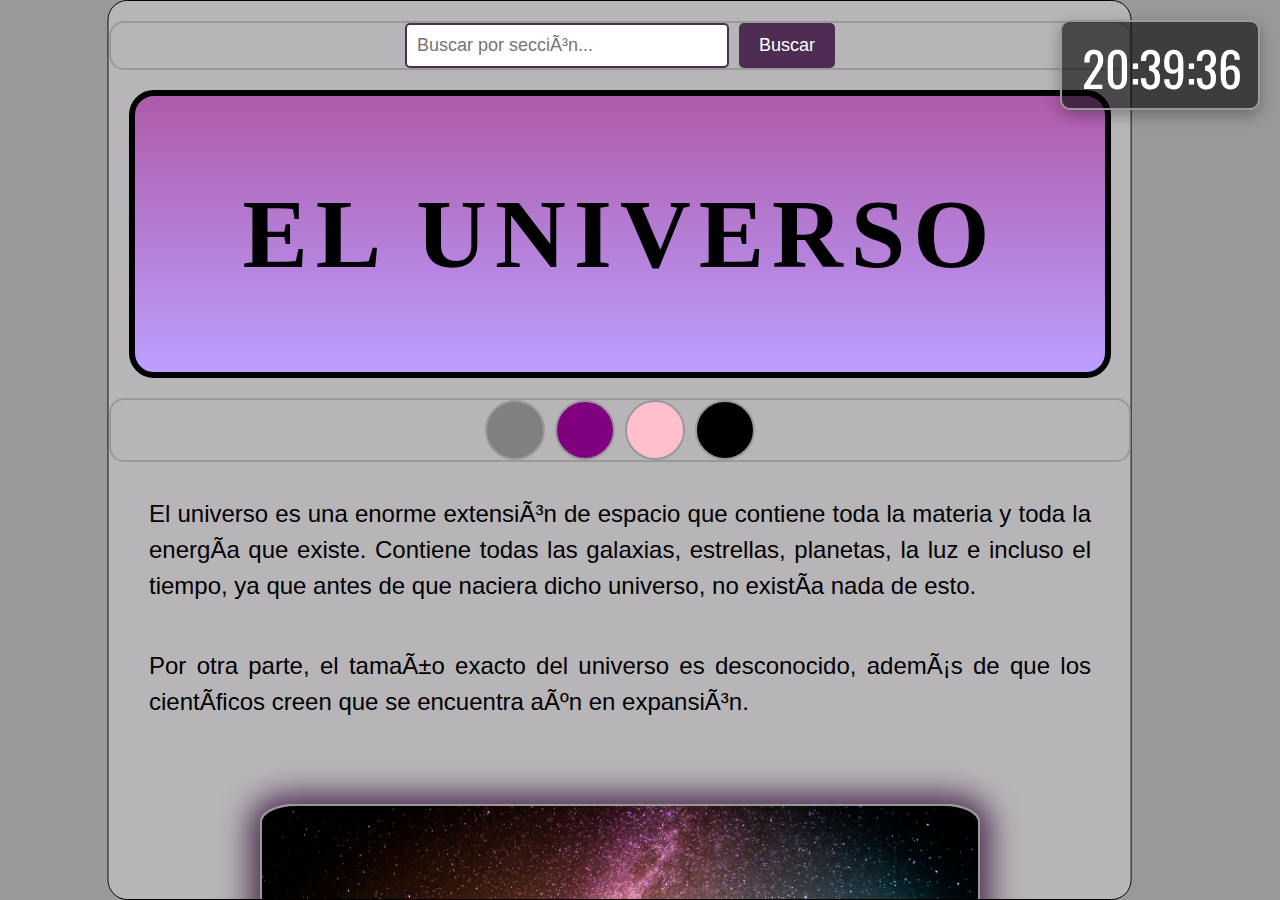
<file: index.html>
<!DOCTYPE html>
<html>	
	<head>                               
		<meta charset"utf-8" />                  
		<title>UNIVERSO</title>
		<meta name="viewport"
		content= "width=device-width, initial-scale=1">
		<link rel="stylesheet" href="ESTILOS.css">
		<link rel="preconnect" href="https://fonts.googleapis.com">
		<link rel="preconnect" href="https://fonts.gstatic.com" crossorigin>
		<link href="https://fonts.googleapis.com/css2?family=Oswald:wght@200..700&display=swap" rel="stylesheet">
		<link rel="preconnect" href="https://fonts.googleapis.com">
		<link rel="preconnect" href="https://fonts.gstatic.com" crossorigin>
		<link href="https://fonts.googleapis.com/css2?family=Oswald:wght@200..700&display=swap" rel="stylesheet">
	
		
	</head>

	<body> 

	<script> window.alert("BIENVENIDOS, esta página ofrece información fiable y actualizada") </script>
	<div id="reloj" class="reloj"></div>
	
	<div id="box1" class="box box1">

		
	
		<div class="search-container">
			<input type="text" id="searchInput" placeholder="Buscar por sección..." />
			<button onclick="buscarSeccion()">Buscar</button>
	
    </div>

   
		<h1 id="el universo"> EL UNIVERSO </h1>
		<div class="color-bar">
			<div id="gris" class="color-option" style="background-color: gray;"></div>
			<div id="morado" class="color-option" style="background-color: purple;"></div>
			<div id="rosado" class="color-option" style="background-color: pink;"></div>
			<div id="negro" class="color-option" style="background-color: black;"></div>
		</div>
		
		
		<script src="script.js"></script>
		
		<p class="quote">El universo es una enorme extensión de espacio que contiene toda la materia y toda la energía que existe. Contiene todas las galaxias, estrellas, planetas, la luz e incluso el tiempo, ya que antes de que naciera dicho universo, no existía nada de esto.</p>
		<p class="quote">Por otra parte, el tamaño exacto del universo es desconocido, además de que los científicos creen que se encuentra aún en expansión.</p>

		<p><center><a href="https://prezi.com/view/nX9ePrIaP1ZkRl43LlDD/"</a><div class="box box50"></div><img width ="450"</center></p></a>

		<h2 id="galaxias"> GALAXIAS </h2>
		<p>No se sabe con exactitud cuántas galaxias hay en el universo. El Telescopio Espacial Hubble observó una pequeña porción del espacio durante 12 días y descubrió 10 000 galaxias de todo los tamaños, formas y colores.</p>
		<p>Algunos científicos creen que podría haber unos cien mil millones de galaxias en el universo. <a href="https://www.youtube.com/watch?v=1TVKXBMxavc&t=9s&pp=ygUHZ2FsYXhpYQ%3D%3D/">Pincha aquí para ir a YOUTUBE</a></p>
		<div class="box box3"></div>
		
		<h2 id="galaxias mas importantes"> GALAXIAS MÁS IMPORTANTES QUE CONOCEMOS</h2>
		<p>Las galaxias más importantes no son un concepto estrictamente definido, ya que la "importancia" de una galaxia puede variar según el contexto (científico, histórico o cultural). Sin embargo, en astronomía, algunas galaxias son más estudiadas y relevantes debido a su cercanía, características únicas o impacto en nuestra comprensión del universo. A continuación, algunas de las más conocidas y estudiadas son:</p>


		<h3 id="nuestra galaxia"> NUESTRA GALAXIA: LA VÍA LÁCTEA</h3>
		<p>El nombre de nuestra galaxia, la Vía Láctea, proviene de la mitología clásica. Los griegos se referían a ella como Kyklos Galaktikos (Círculo de Leche) por su apariencia. Los romanos tradujeron esta expresión al latín y de esta adaptación viene su denominación actual.</p>
		<p><a href="LA VÍA LÁCTEA.html">Pincha aquí para saber más de la Vía Láctea</a>
		<center><div class="box box2"></div></center>

		<h3 id="andromeda"> ANDRÓMEDA (M31)</h3>
		<p>El nombre de la galaxia de Andrómeda (M31) proviene de la constelación en la que se encuentra, la constelación de Andrómeda, que a su vez recibe su nombre de la princesa mitológica griega Andrómeda. </p>

		<p>Cuando los astrónomos antiguos observaron esta región del cielo, notaron una mancha difusa que identificaron en la constelación de Andrómeda, por lo que la galaxia fue nombrada en relación a ella. M31 es su designación en el catálogo de objetos Messier, creado por el astrónomo francés Charles Messier, siendo el objeto número 31 de este catálogo.</p>
		<p><a href="ANDRÓMEDA3.html">Pincha aquí para saber más de Andromeda (M31)</a>
		<center><div class="box box4"></div></center>
		


		<h2 id="otras galaxias"> OTRAS GALAXIAS </h2>
		<p>Aunque estas sean unas de las galaxias más importantes, también hay otras, como por ejemplo:</p>

		<h3 id="galaxia del triangulo">GALAXIA DEL TRIÁNGULO (M33)</h3>
		<div class="box box5"></div>
		<p>En la pequeña constelación del Triángulo hay una bella galaxia espiral que se nos presenta de frente; es M33, conocida como la galaxia del Triángulo, la cual también está catalogada en el New General Catalogue como NGC 598 y en el de Galaxias Principales como PGC 5818.</p>
		<p><a href="M33.html">Pincha aquí para saber más de la galaxia del triángulo (M33)</a>
		

		<h3 id="galaxia enana del can mayor">GALAXIA ENANA DEL CAN MAYOR</h3>
		<div class="box box6"></div>
		<p>Esta galaxia se encuentra en la constelación Canis Maior y está ubicada a unos 42.000 años luz del centro galáctico y unos 28.000 años luz de nuestro sistema solar. Es la galaxia más cercana a la nuestra. Fue descubierta en 2003 cuando un equipo dirigido por astrónomos australianos y europeos dio con ella. En comparación con la Vía Láctea, esta galaxia tiene aproximadamente 1.000 millones de estrellas, mientras que la Vía Láctea tiene más de 100.000 millones de estrellas.</p>
		<p><a href="GALAXIA ENANA DEL CAN MAYOR.html">Pincha aquí para saber más de la Galaxia enana del Can Mayor</a>
		





		<h2 id="observacion de supernovas lejanas">OBSERVACIÓN DE SUPERNOVAS LEJANAS</h2>
		<p>Cuando una estrella se queda sin combustible, explota, como se ve en esta ilustración. Los astrónomos ven miles de estas explosiones cada año, pero la mayoría están bastante cerca de la Tierra. Nuevos datos del telescopio espacial James Webb han captado una serie de supernovas del universo primitivo, lo que aumenta significativamente el número de antiguas explosiones registradas por los investigadores.</p>
		
		<p><a href="SUPERNOVAS.html">Pincha aquí para saber más sobre las supernovas</a>

		<h2 id="¿que habia antes del bing bang?">¿QUÉ HABÍA ANTES DEL BIG BANG?</h2>
		<p>La teoría del Big Bang es la propuesta más reconocida sobre el origen del Universo. Según este modelo, el espacio estaba comprimido, lo que lo hacía más pequeño, denso y caliente. En esas condiciones, propias de hace 13 mil 800 millones de años, se formaron todos los elementos que nos convierten en lo que somos.</p>
		
		<p><a href="ANTESBIGBANG.html">¿Qué había antes del Big Bang?</a>

		<h2 id="expandiendose">EL UNIVERSO PARECE ESTAR EXPANDIÉNDOSE MÁS RÁPIDO DE LO PREVISTO</h2>
		<p>Pruebas recientes sugieren que el universo se expande más rápidamente ahora que en su infancia, una diferencia que ha puesto en marcha una misión para comprender qué fuerzas cósmicas podrían ser las responsables. De confirmarse, el cambio de ritmo —que es un nueve por ciento más rápido de lo que se había estimado— nos obligaría a revisar un aspecto fundamental del cosmos.</p>
		<p><center><a href="EXPANSIÓN.html"</a><div class="box box7"></div><img width ="450"</center></p></a>


		<h2 id="ultimas expansiones">ÚLTIMAS EXPLOSIONES ANTES DE QUE EL UNIVERSO QUEDE SUMIDO EN LA OSCURIDAD</h2>
		<p>Si los nuevos cálculos sobre los restos de estrellas similares al Sol son correctos, todo terminará con una serie de explosiones de enanas negras.</p>
		<p><a href="ÚLTIMASEXP.html">Pincha aquí para saber más sobre el tema</a>
		

		<hr><p><a href="formulario2.html">FORMULARIO PARA PARTICIPAR EN LA WEB</a></hr>

<div></div>





	</div>
	<script src="script.js"></script>
</body>
</html>
</file>
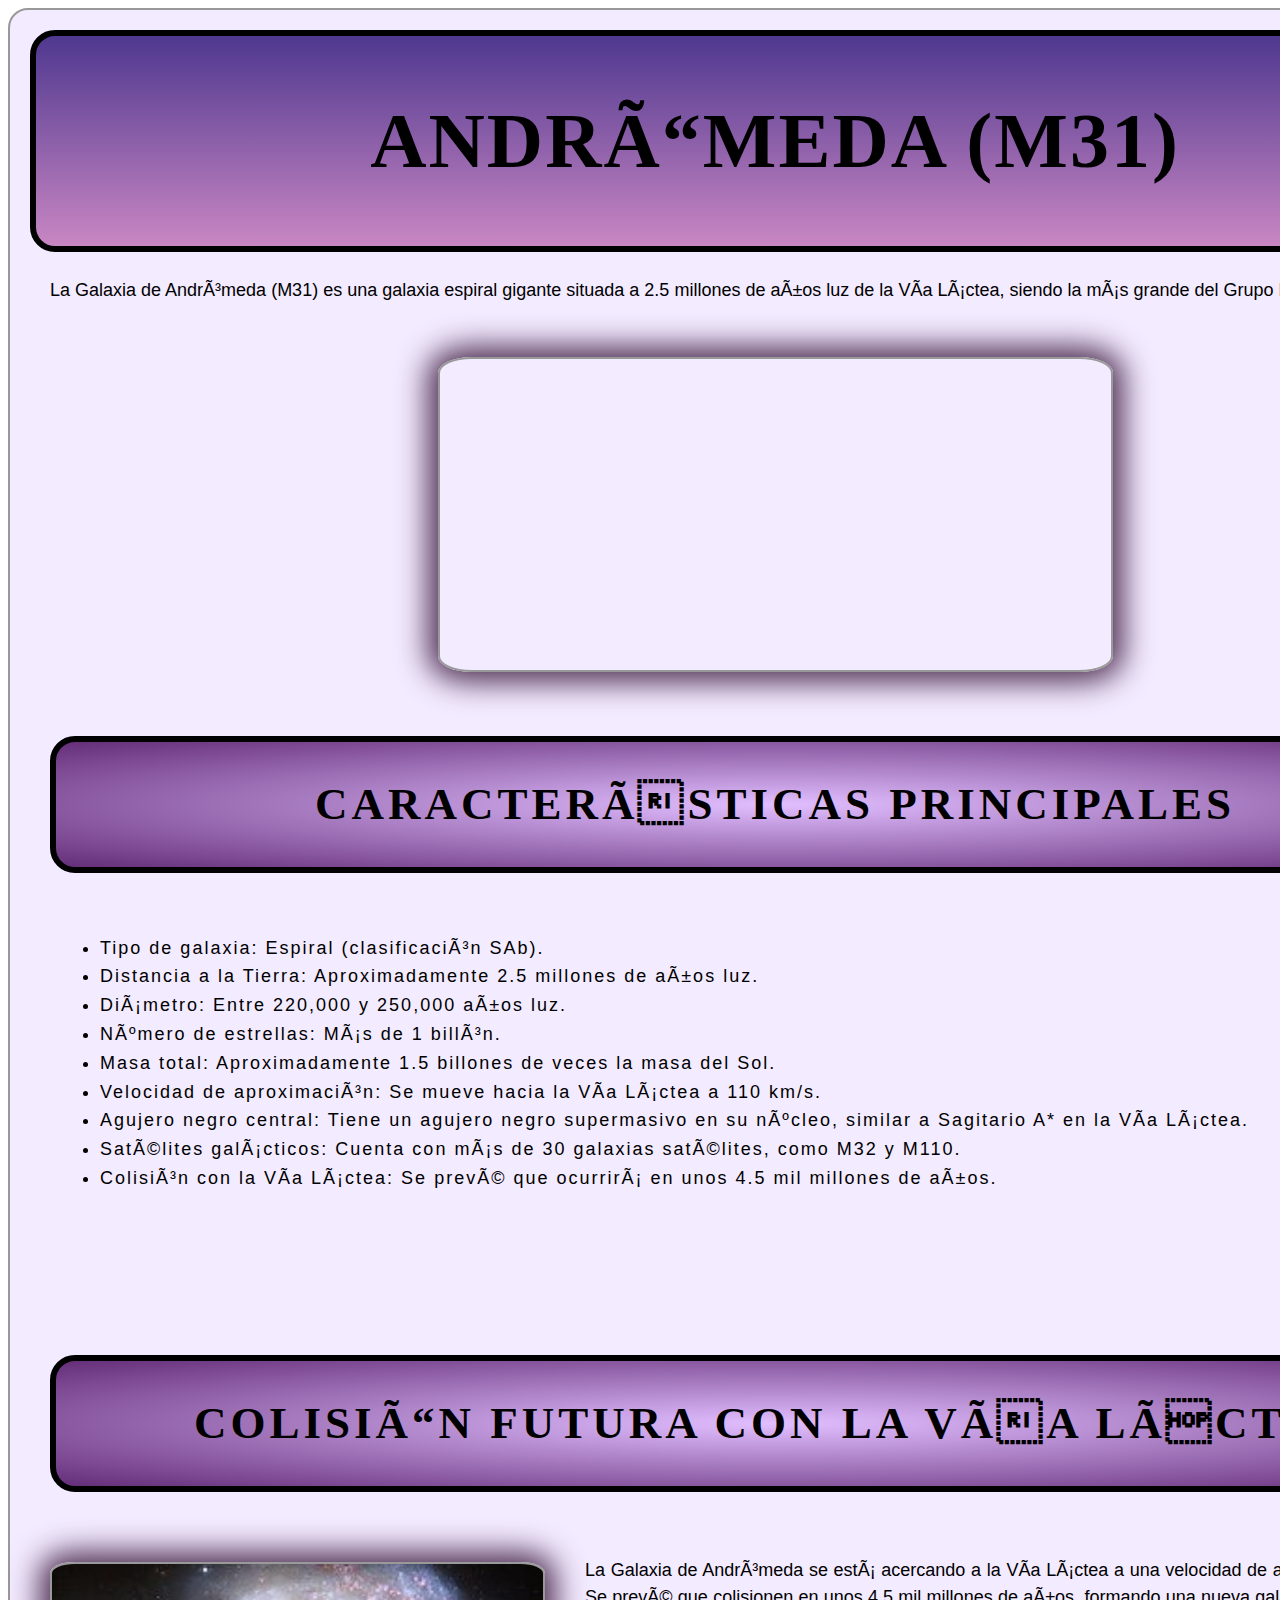
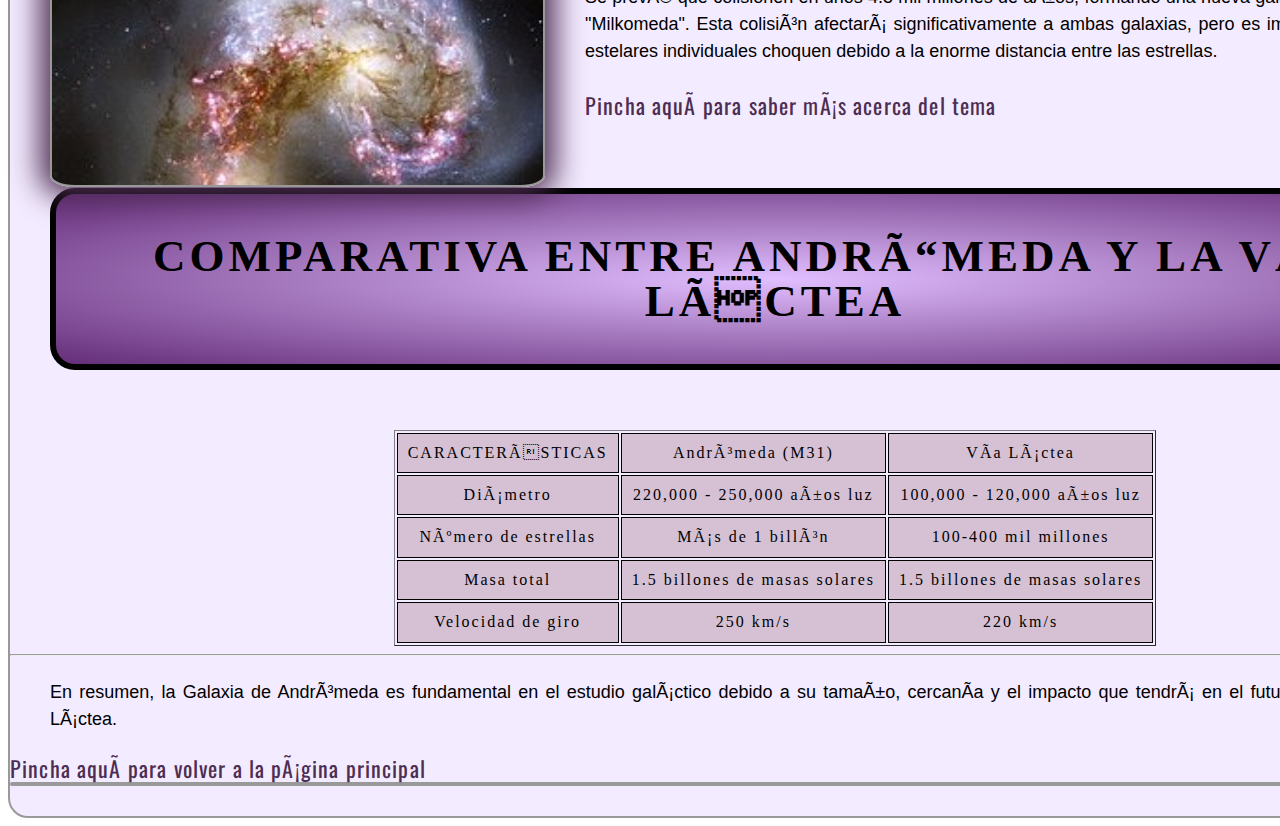
<file: ANDRÓMEDA3.html>
<!DOCTYPE html>
<html>	
	<head>                               
		<meta charset"utf-8" />                  
		<title>ANDRÓMEDA (M31)</title>
		<link rel="stylesheet" href="estilos3.css">
		<link rel="preconnect" href="https://fonts.googleapis.com">
		<link rel="preconnect" href="https://fonts.gstatic.com" crossorigin>
		<link href="https://fonts.googleapis.com/css2?family=Oswald:wght@200..700&display=swap" rel="stylesheet">
		<link rel="preconnect" href="https://fonts.googleapis.com">
		<link rel="preconnect" href="https://fonts.gstatic.com" crossorigin>
		<link href="https://fonts.googleapis.com/css2?family=Oswald:wght@200..700&display=swap" rel="stylesheet">
	</head>

	</head>
	<div class="box box1"><body>
		<h1> ANDRÓMEDA (M31)</h1>
		<p>La Galaxia de Andrómeda (M31) es una galaxia espiral gigante situada a 2.5 millones de años luz de la Vía Láctea, siendo la más grande del Grupo Local.</p>
		<div class="box10 box"></div>

		<h2>CARACTERÍSTICAS PRINCIPALES</h2>
		<ul>
		<li>Tipo de galaxia: Espiral (clasificación SAb).</li>
		<li>Distancia a la Tierra: Aproximadamente 2.5 millones de años luz.</li>
		<li>Diámetro: Entre 220,000 y 250,000 años luz.</li>
		<li>Número de estrellas: Más de 1 billón.</li>
		<li>Masa total: Aproximadamente 1.5 billones de veces la masa del Sol.</li>
		<li>Velocidad de aproximación: Se mueve hacia la Vía Láctea a 110 km/s.</li>
		<li>Agujero negro central: Tiene un agujero negro supermasivo en su núcleo, similar a Sagitario A* en la Vía Láctea.</li>
		<li>Satélites galácticos: Cuenta con más de 30 galaxias satélites, como M32 y M110.</li>
		<li>Colisión con la Vía Láctea: Se prevé que ocurrirá en unos 4.5 mil millones de años.</li>
		</ul>

		<h2>COLISIÓN FUTURA CON LA VÍA LÁCTEA</h2>
		<div class="box8 box"></div>
<p>La Galaxia de Andrómeda se está acercando a la Vía Láctea a una velocidad de aproximadamente 110 km/s. Se prevé que colisionen en unos 4.5 mil millones de años, formando una nueva galaxia llamada informalmente "Milkomeda". Esta colisión afectará significativamente a ambas galaxias, pero es improbable que los sistemas estelares individuales 		choquen debido a la enorme distancia entre las estrellas.</p>
		<p><a href="COLISIÓN.html">Pincha aquí para saber más acerca del tema</a></p>
		
		<h2>COMPARATIVA ENTRE ANDRÓMEDA Y LA VÍA LÁCTEA</h2></a>
		<center><table border "1">
	<tr>
                <td>CARACTERÍSTICAS</td>
                <td>Andrómeda (M31)</td>
                <td>Vía Láctea</td>
        </tr>
        <tr>
                <td>Diámetro</td>
                <td>220,000 - 250,000 años luz</td>
                <td>100,000 - 120,000 años luz</td>
        </tr>    
	<tr>
                <td>Número de estrellas</td>
                <td>Más de 1 billón</td>
                <td>100-400 mil millones</td>
        </tr>
	<tr>
                <td>Masa total</td>
                <td>1.5 billones de masas solares</td>
                <td>1.5 billones de masas solares</td>
        </tr>
	<tr>
                <td>Velocidad de giro</td>
                <td>250 km/s</td>
                <td>220 km/s</td>
        </tr>
		</table border "1"></center>




		<hr><p>En resumen, la Galaxia de Andrómeda es fundamental en el estudio galáctico debido a su tamaño, cercanía y el impacto que tendrá en el futuro al colisionar con la Vía Láctea.</p>
		<a href="index.html">Pincha aquí para volver a la página principal</a></hr>
	<div></div></body>
</html>
</file>
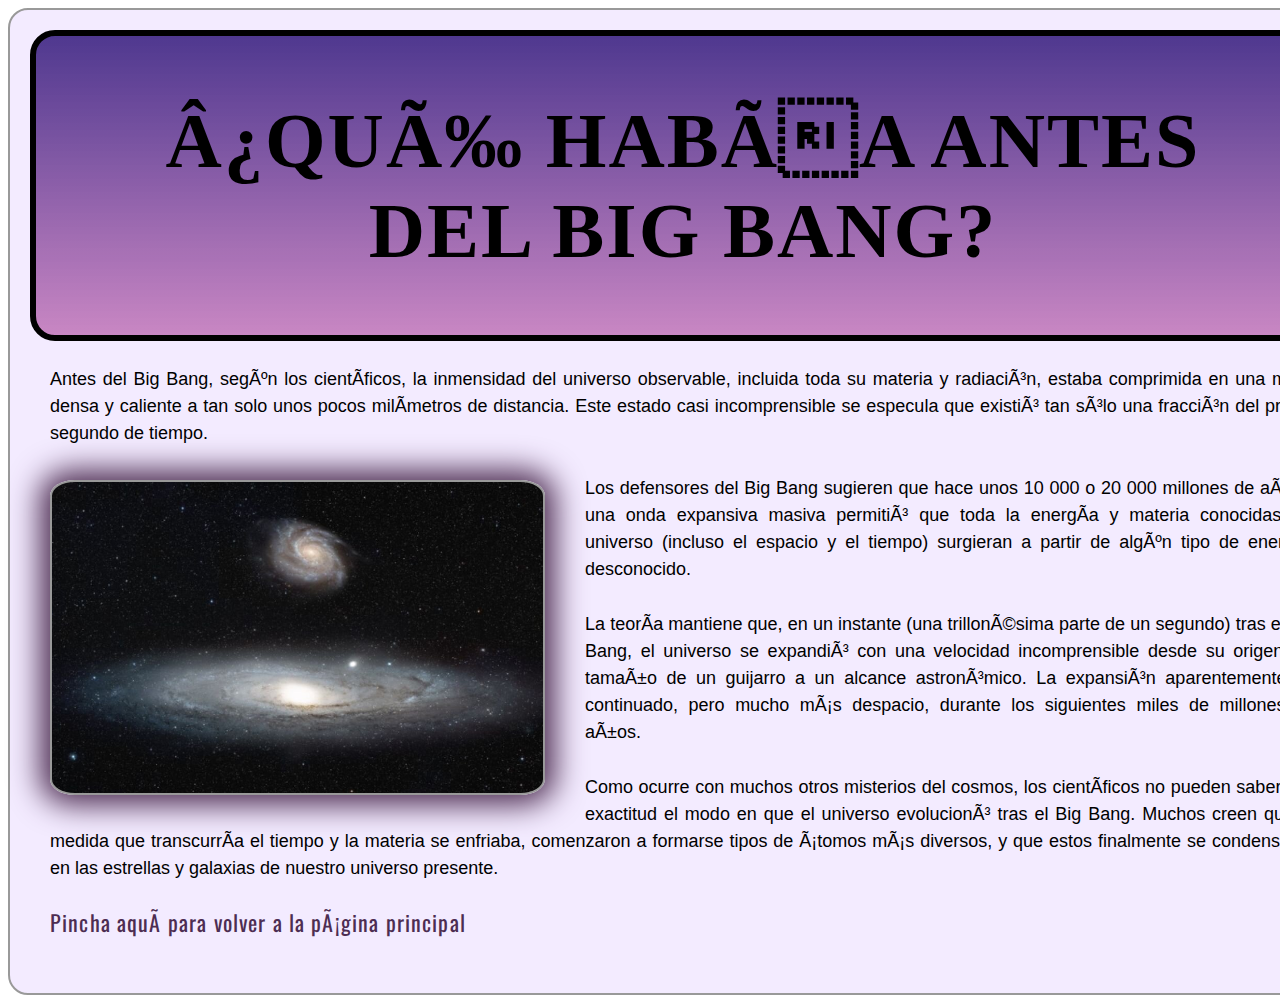
<file: ANTESBIGBANG.html>
<!DOCTYPE html>
<html>	
	<head>                               
		<meta charset"utf-8" />                  
		<title>¿QUÉ HABÍA ANTES DEL BIG BANG?</title>
		<link rel="stylesheet" href="estilos3.css">
		<link rel="preconnect" href="https://fonts.googleapis.com">
		<link rel="preconnect" href="https://fonts.gstatic.com" crossorigin>
		<link href="https://fonts.googleapis.com/css2?family=Oswald:wght@200..700&display=swap" rel="stylesheet">
		<link rel="preconnect" href="https://fonts.googleapis.com">
		<link rel="preconnect" href="https://fonts.gstatic.com" crossorigin>
		<link href="https://fonts.googleapis.com/css2?family=Oswald:wght@200..700&display=swap" rel="stylesheet">


	</head>
	<div class="box box1"><body>
		<h1>¿QUÉ HABÍA ANTES DEL BIG BANG?</h1>
		<p>Antes del Big Bang, según los científicos, la inmensidad del universo observable, incluida toda su materia y radiación, estaba comprimida en una masa densa y caliente a tan solo unos pocos milímetros de distancia. Este estado casi incomprensible se especula que existió tan sólo una fracción del primer segundo de tiempo.</p>
		<div class="box19 box"></div>

<p>Los defensores del Big Bang sugieren que hace unos 10 000 o 20 000 millones de años, una onda expansiva masiva permitió que toda la energía y materia conocidas del universo (incluso el espacio y el tiempo) surgieran a partir de algún tipo de energía desconocido.</p>
		<p>La teoría mantiene que, en un instante (una trillonésima parte de un segundo) tras el Big Bang, el universo se expandió con una velocidad incomprensible desde su origen del tamaño de un guijarro a un alcance astronómico. La expansión aparentemente ha continuado, pero mucho más despacio, durante los siguientes miles de millones de años.</p>
		<p>Como ocurre con muchos otros misterios del cosmos, los científicos no pueden saber con exactitud el modo en que el universo evolucionó tras el Big Bang. Muchos creen que, a medida que transcurría el tiempo y la materia se enfriaba, comenzaron a formarse tipos de átomos más diversos, y que estos finalmente se condensaron en las estrellas y galaxias de nuestro universo presente.</p>

		</hr><p><a href="index.html">Pincha aquí para volver a la página principal</a></p></hr>
		</body>
</html>
</file>
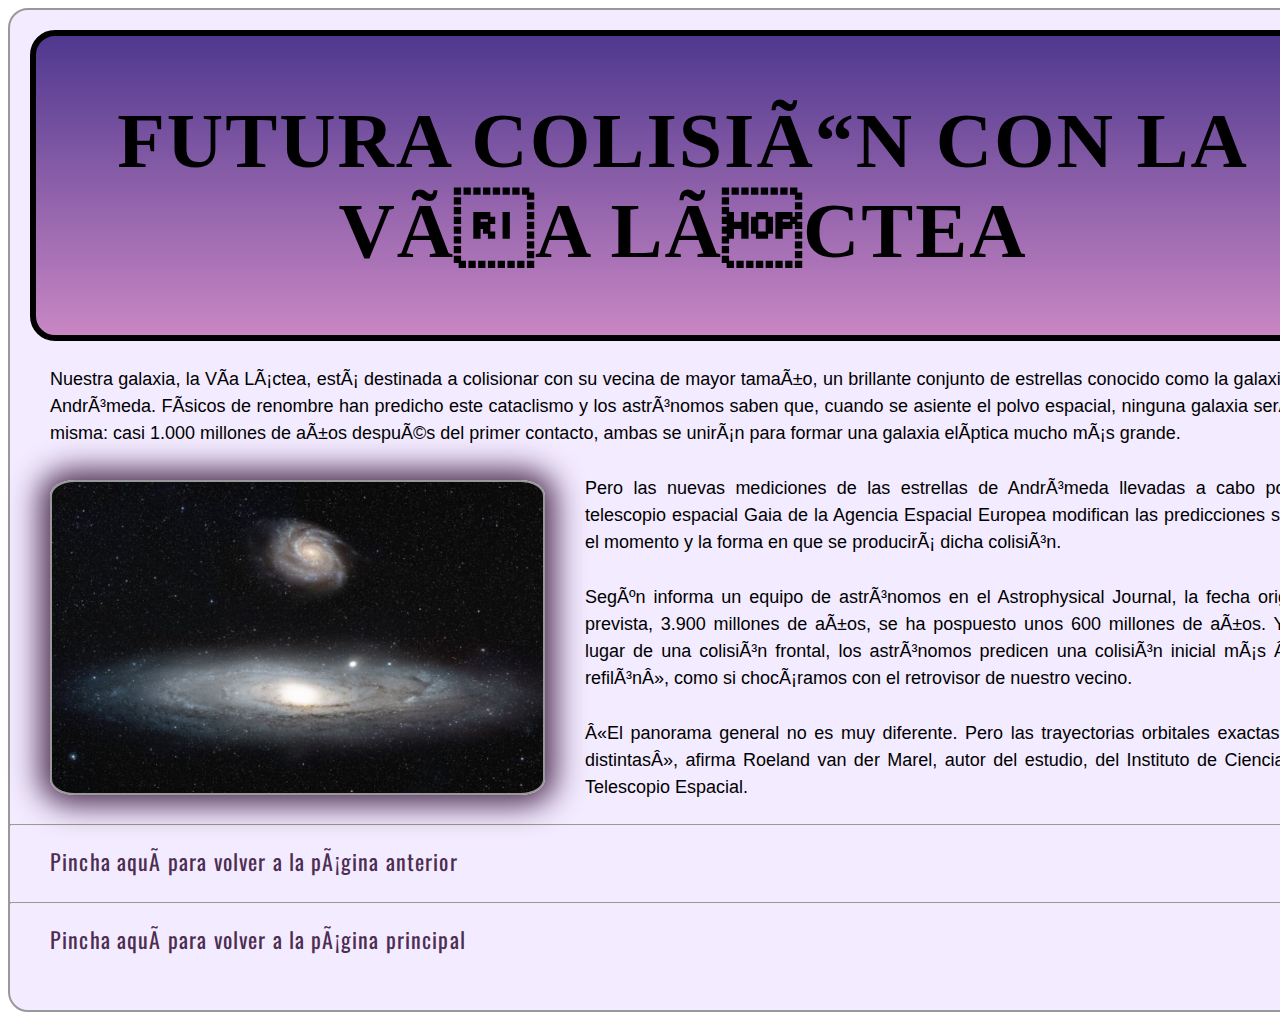
<file: COLISIÓN.html>
<!DOCTYPE html>
<html>	
	<head>                               
		<meta charset"utf-8" />                  
		<title>FUTURA COLISIÓN CON LA VÍA LÁCTEA </title>
		<link rel="stylesheet" href="estilos3.css">
		<link rel="preconnect" href="https://fonts.googleapis.com">
		<link rel="preconnect" href="https://fonts.gstatic.com" crossorigin>
		<link href="https://fonts.googleapis.com/css2?family=Oswald:wght@200..700&display=swap" rel="stylesheet">
		<link rel="preconnect" href="https://fonts.googleapis.com">
		<link rel="preconnect" href="https://fonts.gstatic.com" crossorigin>
		<link href="https://fonts.googleapis.com/css2?family=Oswald:wght@200..700&display=swap" rel="stylesheet">

	</head>
	<div class="box box1"><body>
		<h1>FUTURA COLISIÓN CON LA VÍA LÁCTEA</h1>
		<p>Nuestra galaxia, la Vía Láctea, está destinada a colisionar con su vecina de mayor tamaño, un brillante conjunto de estrellas conocido como la galaxia de Andrómeda. Físicos de renombre han predicho este cataclismo y los astrónomos saben que, cuando se asiente el polvo espacial, ninguna galaxia será la misma: casi 1.000 millones de años después del primer contacto, ambas se unirán para formar una galaxia elíptica mucho más grande.</p>
		<div class="box19 box"></div>
		<p>Pero las nuevas mediciones de las estrellas de Andrómeda llevadas a cabo por el telescopio espacial Gaia de la Agencia Espacial Europea modifican las predicciones sobre el momento y la forma en que se producirá dicha colisión.</p>
		
		<p>Según informa un equipo de astrónomos en el Astrophysical Journal, la fecha original prevista, 3.900 millones de años, se ha pospuesto unos 600 millones de años. Y, en lugar de una colisión frontal, los astrónomos predicen una colisión inicial más «de refilón», como si chocáramos con el retrovisor de nuestro vecino.</p>

		<p>«El panorama general no es muy diferente. Pero las trayectorias orbitales exactas son distintas», afirma Roeland van der Marel, autor del estudio, del Instituto de Ciencia del Telescopio Espacial.
		
		
		<hr><p><a href="ANDRÓMEDA3.html">Pincha aquí para volver a la página anterior</a></p></hr>
		<hr><p><a href="index.html">Pincha aquí para volver a la página principal</a></p></hr>

		</body>
</html>
</file>
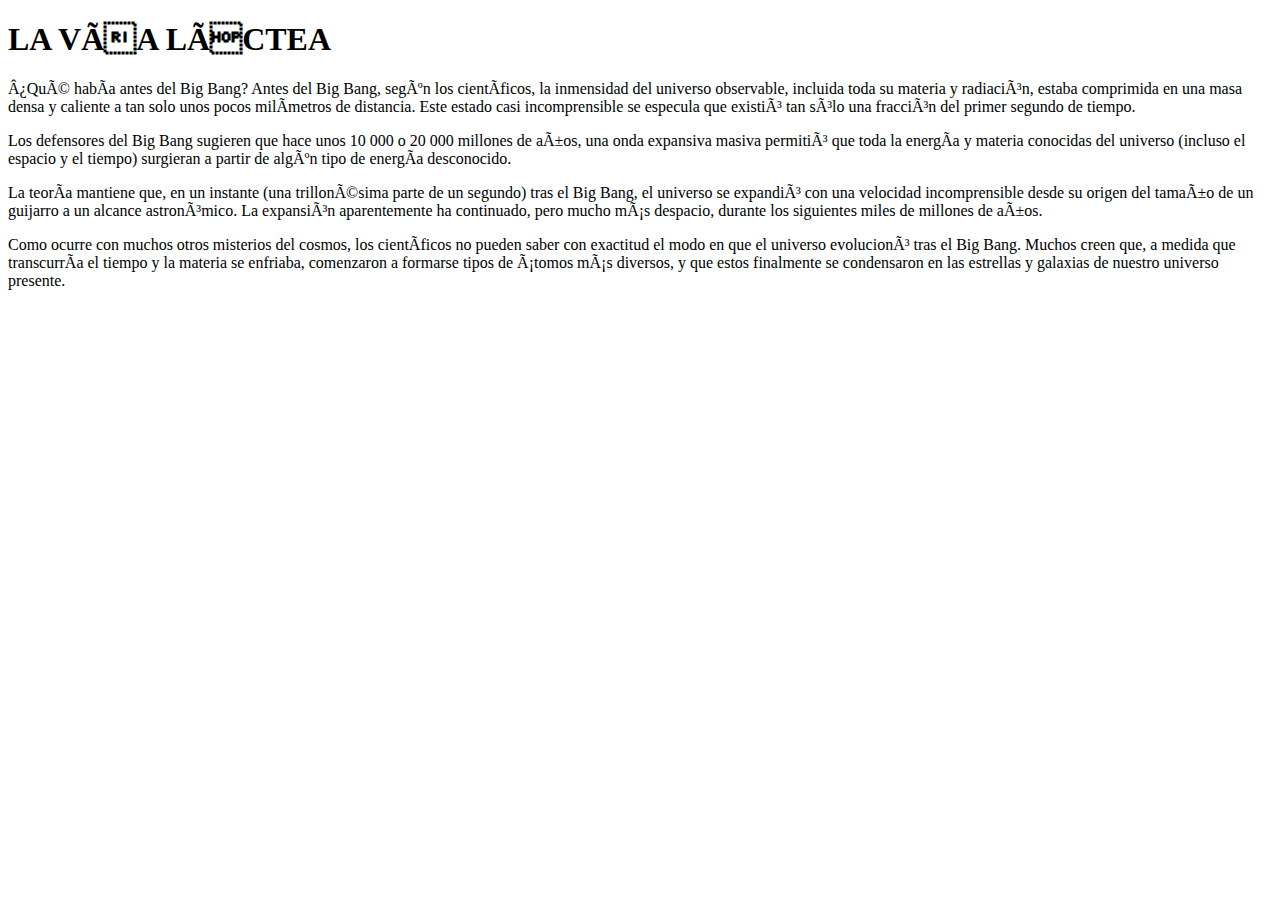
<file: ESTRELLAS.html>
<!DOCTYPE html>
<html>	
	<head>                               
		<meta charset"utf-8" />                  
		<title>¿QUÉ HABÍA ANTES DEL BIG BANG</title>
	</head>
	<body>
		<h1> LA VÍA LÁCTEA</h1>
		¿Qué había antes del Big Bang?
		Antes del Big Bang, según los científicos, la inmensidad del universo observable, incluida toda su materia y radiación, estaba comprimida en una masa densa y caliente a tan solo unos pocos milímetros de distancia. Este estado casi incomprensible se especula que existió tan sólo una fracción del primer segundo de tiempo.
		<p>Los defensores del Big Bang sugieren que hace unos 10 000 o 20 000 millones de años, una onda expansiva masiva permitió que toda la energía y materia conocidas del universo (incluso el espacio y el tiempo) surgieran a partir de algún tipo de energía desconocido.</p>
		<p>La teoría mantiene que, en un instante (una trillonésima parte de un segundo) tras el Big Bang, el universo se expandió con una velocidad incomprensible desde su origen del tamaño de un guijarro a un alcance astronómico. La expansión aparentemente ha continuado, pero mucho más despacio, durante los siguientes miles de millones de años.</p>
		<p>Como ocurre con muchos otros misterios del cosmos, los científicos no pueden saber con exactitud el modo en que el universo evolucionó tras el Big Bang. Muchos creen que, a medida que transcurría el tiempo y la materia se enfriaba, comenzaron a formarse tipos de átomos más diversos, y que estos finalmente se condensaron en las estrellas y galaxias de nuestro universo presente.</p>

	</body>
</html>
</file>
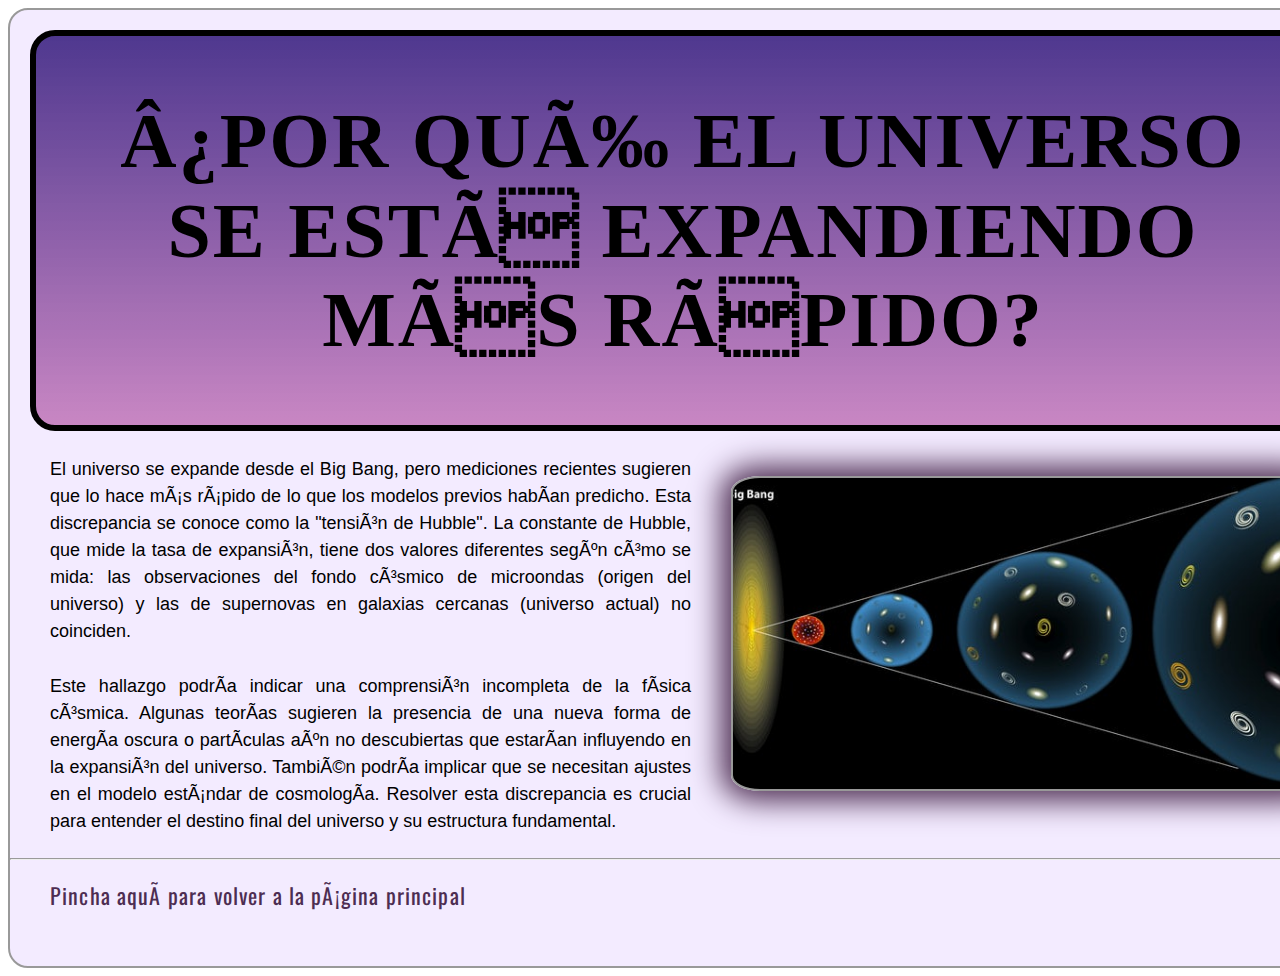
<file: EXPANSIÓN.html>
<!DOCTYPE html>
<html>	
	<head>                               
		<meta charset"utf-8" />                  
		<title>¿POR QUÉ EL UNIVERSO SE ESTÁ EXPANDIENDO MÁS RÁPIDO?</title>
		<link rel="stylesheet" href="estilos3.css">
		<link rel="preconnect" href="https://fonts.googleapis.com">
		<link rel="preconnect" href="https://fonts.gstatic.com" crossorigin>
		<link href="https://fonts.googleapis.com/css2?family=Oswald:wght@200..700&display=swap" rel="stylesheet">
		<link rel="preconnect" href="https://fonts.googleapis.com">
		<link rel="preconnect" href="https://fonts.gstatic.com" crossorigin>
		<link href="https://fonts.googleapis.com/css2?family=Oswald:wght@200..700&display=swap" rel="stylesheet">


	</head>
	<div class="box box1"><body>
		<h1>¿POR QUÉ EL UNIVERSO SE ESTÁ EXPANDIENDO MÁS RÁPIDO?</h1>
		<div class="box18 box"></div>
		<p>El universo se expande desde el Big Bang, pero mediciones recientes sugieren que lo hace más rápido de lo que los modelos previos habían predicho. Esta discrepancia se conoce como la "tensión de Hubble". La constante de Hubble, que mide la tasa de expansión, tiene dos valores diferentes según cómo se mida: las observaciones del fondo cósmico de microondas (origen del universo) y las de supernovas en galaxias cercanas (universo actual) no coinciden.</p>
		
		<p>Este hallazgo podría indicar una comprensión incompleta de la física cósmica. Algunas teorías sugieren la presencia de una nueva forma de energía oscura o partículas aún no descubiertas que estarían influyendo en la expansión del universo. También podría implicar que se necesitan ajustes en el modelo estándar de cosmología. Resolver esta discrepancia es crucial para entender el destino final del universo y su estructura fundamental.</p>
		
		<hr><p><a href="index.html">Pincha aquí para volver a la página principal</a></p>




		</body>
</html>
</file>
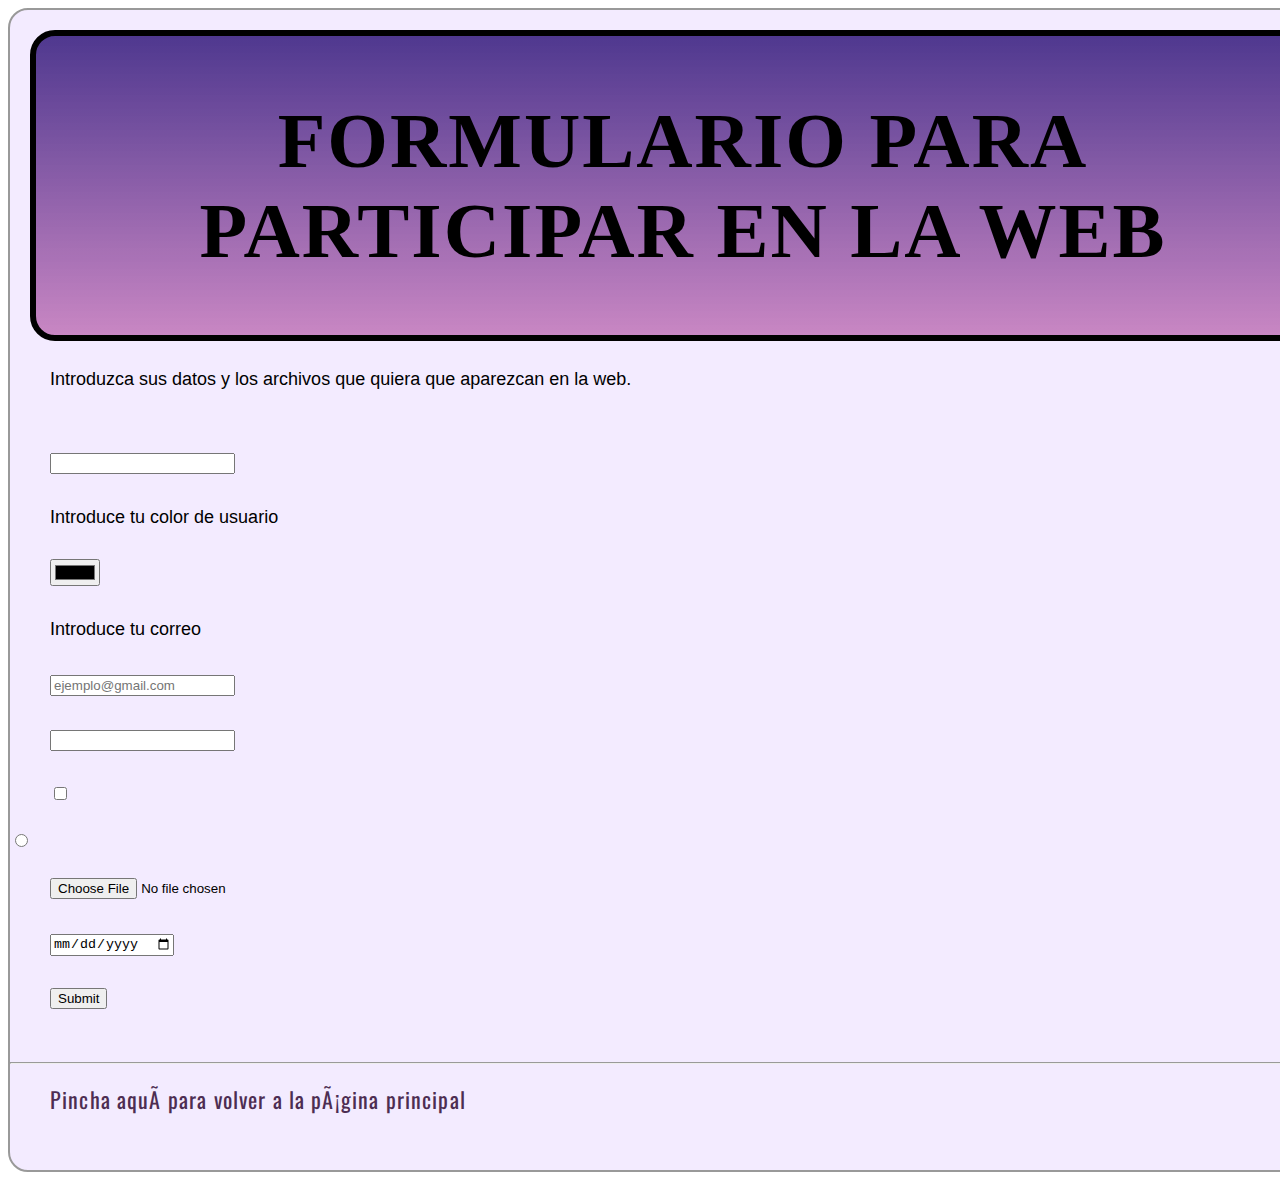
<file: formulario2.html>
<!DOCTYPE html>
<html>	
	<head>                               
		<meta charset"utf-8" />                  
		<title>FORMULARIO PARA PARTICIPAR EN LA WEB</title>
		<link rel="stylesheet" href="estilos3.css">
		<link rel="preconnect" href="https://fonts.googleapis.com">
		<link rel="preconnect" href="https://fonts.gstatic.com" crossorigin>
		<link href="https://fonts.googleapis.com/css2?family=Oswald:wght@200..700&display=swap" rel="stylesheet">
		<link rel="preconnect" href="https://fonts.googleapis.com">
		<link rel="preconnect" href="https://fonts.gstatic.com" crossorigin>
		<link href="https://fonts.googleapis.com/css2?family=Oswald:wght@200..700&display=swap" rel="stylesheet">


	</head>
			<div class="box box1"><body>
		<h1 class="quote2">FORMULARIO PARA PARTICIPAR EN LA WEB  </h1>
		<p>Introduzca sus datos y los archivos que quiera que aparezcan en la web.</p>
    <p><form>
        <p><input type="text"></p>
    <p>Introduce tu color de usuario</p>
        <p><input type="color"></p>
    <p>Introduce tu correo</p>
       <p> <input type="email" required name="useremail" placeholder="ejemplo@gmail.com"></p>
        <p><input type="password"></p>
        <p><input type="checkbox" required></p>
        <input type="radio">
        <p><input type="file"></p>
        <p><input type="date"></p>
       <p> <input type="submit"></p>
    </form></p>

		<hr><p><a href="index.html">Pincha aquí para volver a la página principal</a></p>

	</body>
</html>
</file>
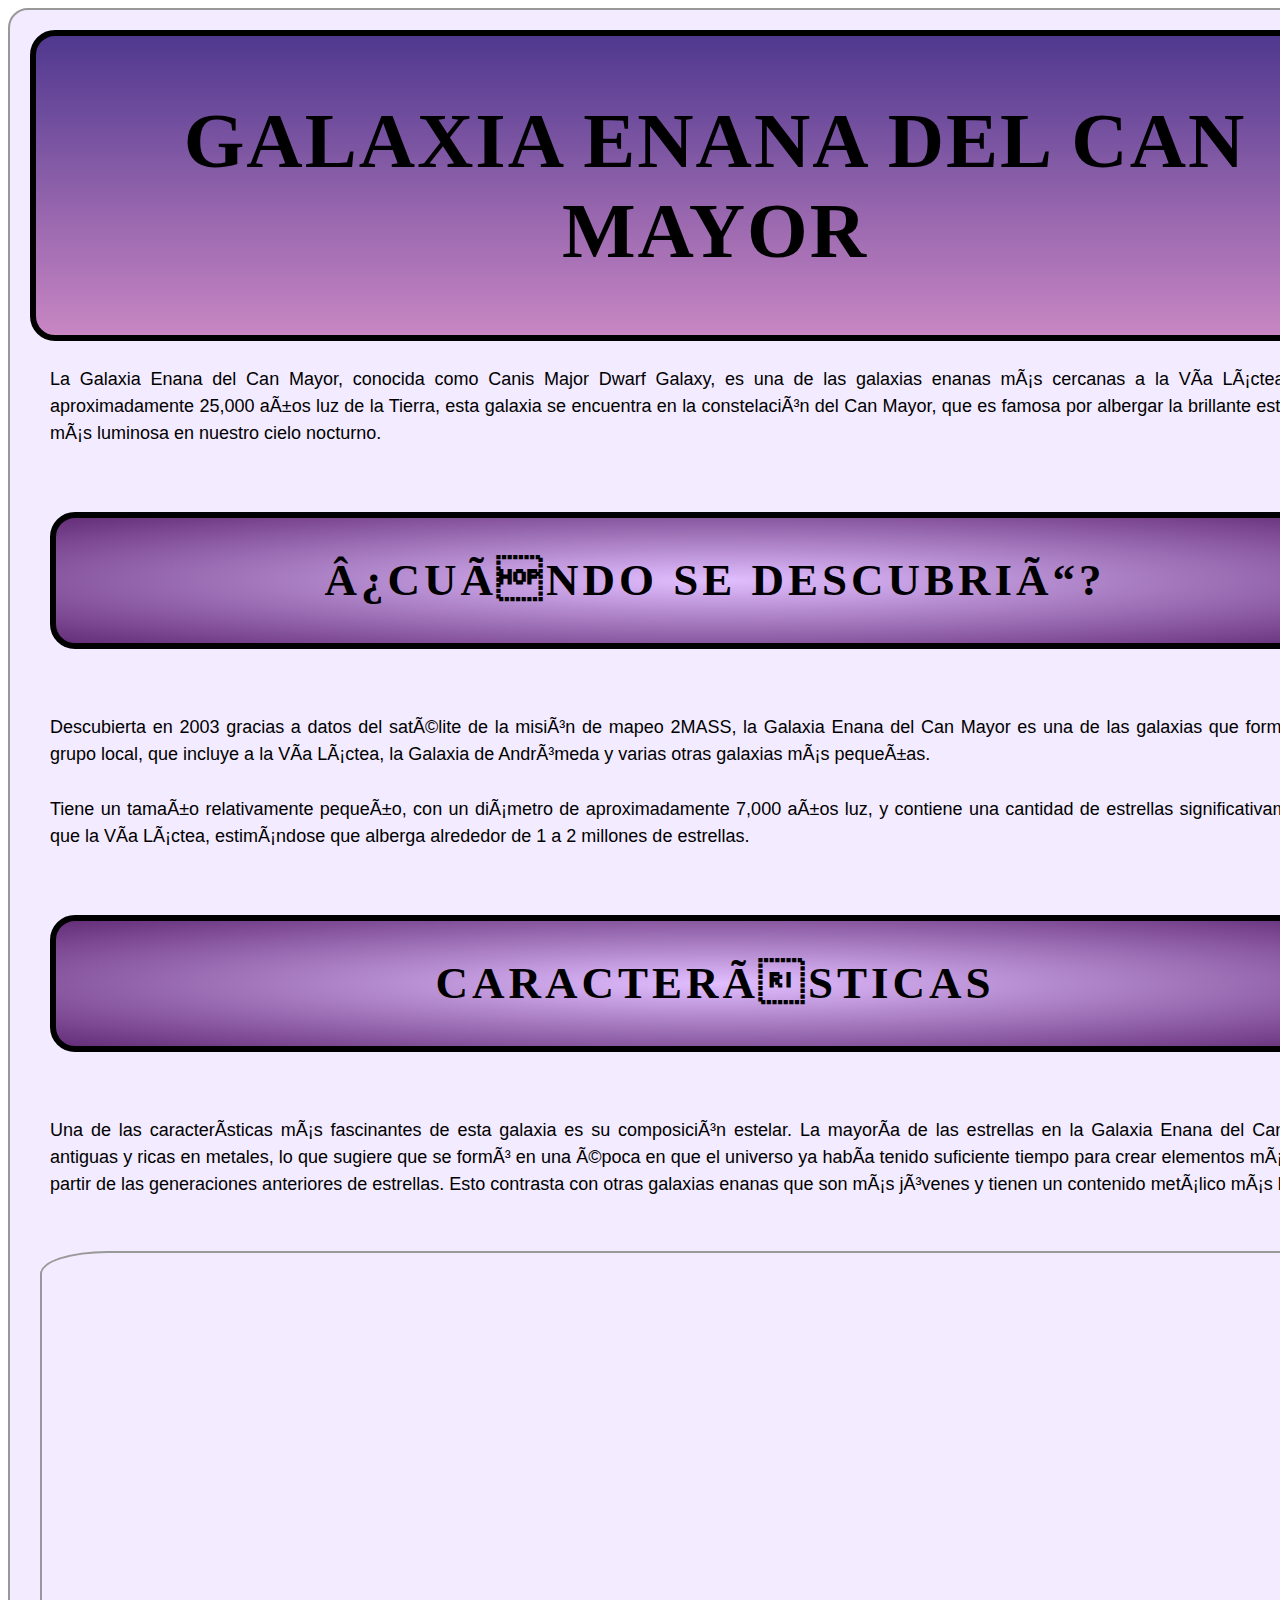
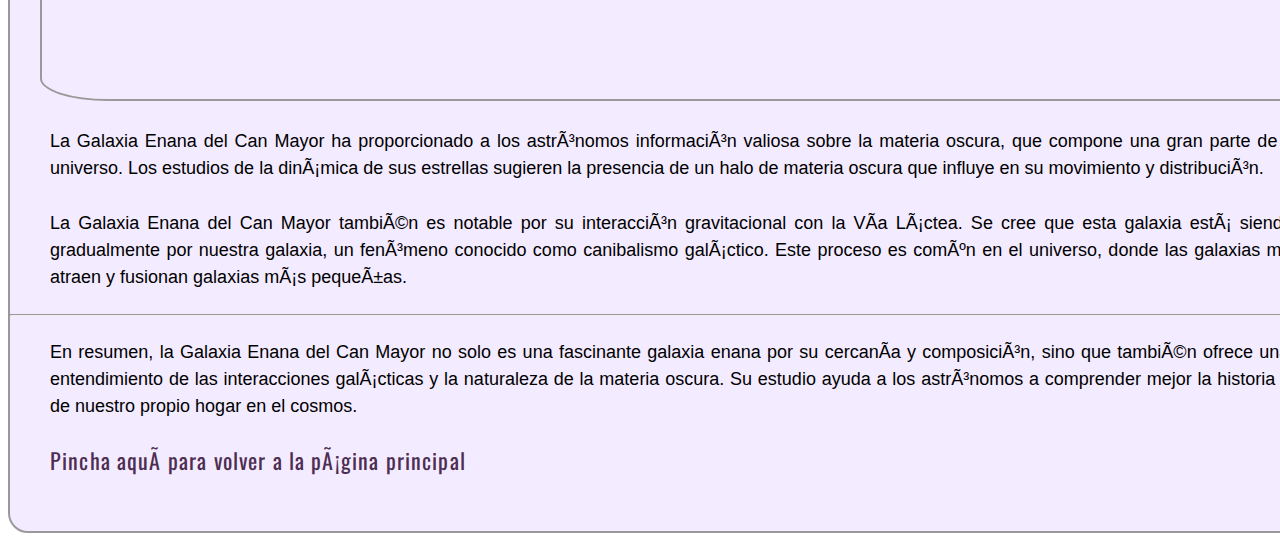
<file: GALAXIA ENANA DEL CAN MAYOR.html>
<!DOCTYPE html>
<html>	
	<head>                               
		<meta charset"utf-8" />                  
		<title>GALAXIA ENANA DEL CAN MAYOR</title>
			<title>GALAXIA DEL TRIÁNGULO (M33)</title>
		<link rel="stylesheet" href="estilos3.css">
		<link rel="preconnect" href="https://fonts.googleapis.com">
		<link rel="preconnect" href="https://fonts.gstatic.com" crossorigin>
		<link href="https://fonts.googleapis.com/css2?family=Oswald:wght@200..700&display=swap" rel="stylesheet">
		<link rel="preconnect" href="https://fonts.googleapis.com">
		<link rel="preconnect" href="https://fonts.gstatic.com" crossorigin>
		<link href="https://fonts.googleapis.com/css2?family=Oswald:wght@200..700&display=swap" rel="stylesheet">
	</head>
	<div class="box box1"><body>
		<h1>GALAXIA ENANA DEL CAN MAYOR</h1>
		<p>La Galaxia Enana del Can Mayor, conocida como Canis Major Dwarf Galaxy, es una de las galaxias enanas más cercanas a la Vía Láctea. Situada a aproximadamente 25,000 años luz de la Tierra, esta galaxia se encuentra en la constelación del Can Mayor, que es famosa por albergar la brillante estrella Sirio, la más luminosa en nuestro cielo nocturno.</p>

		<h2> ¿CUÁNDO SE DESCUBRIÓ?</h2>
		<p>Descubierta en 2003 gracias a datos del satélite de la misión de mapeo 2MASS, la Galaxia Enana del Can Mayor es una de las galaxias que forman parte del grupo local, que incluye a la Vía Láctea, la Galaxia de Andrómeda y varias otras galaxias más pequeñas. </p>
		<p>Tiene un tamaño relativamente pequeño, con un diámetro de aproximadamente 7,000 años luz, y contiene una cantidad de estrellas significativamente menor que la Vía Láctea, estimándose que alberga alrededor de 1 a 2 millones de estrellas.</p>

		<h2> CARACTERÍSTICAS</h2>
		<p>Una de las características más fascinantes de esta galaxia es su composición estelar. La mayoría de las estrellas en la Galaxia Enana del Can Mayor son antiguas y ricas en metales, lo que sugiere que se formó en una época en que el universo ya había tenido suficiente tiempo para crear elementos más pesados a partir de las generaciones anteriores de estrellas. Esto contrasta con otras galaxias enanas que son más jóvenes y tienen un contenido metálico más bajo.</p>
		<div class="box15 box"></div>
		<p>La Galaxia Enana del Can Mayor ha proporcionado a los astrónomos información valiosa sobre la materia oscura, que compone una gran parte de la masa del universo. Los estudios de la dinámica de sus estrellas sugieren la presencia de un halo de materia oscura que influye en su movimiento y distribución.</p>

		<p>La Galaxia Enana del Can Mayor también es notable por su interacción gravitacional con la Vía Láctea. Se cree que esta galaxia está siendo absorbida gradualmente por nuestra galaxia, un fenómeno conocido como canibalismo galáctico. Este proceso es común en el universo, donde las galaxias más grandes atraen y fusionan galaxias más pequeñas.</p>

	

		<hr><p>En resumen, la Galaxia Enana del Can Mayor no solo es una fascinante galaxia enana por su cercanía y composición, sino que también ofrece una ventana al entendimiento de las interacciones galácticas y la naturaleza de la materia oscura. Su estudio ayuda a los astrónomos a comprender mejor la historia y evolución de nuestro propio hogar en el cosmos.</hr></p>
		<p><a href="index.html">Pincha aquí para volver a la página principal</a></p>

	</body>
</html>
</file>
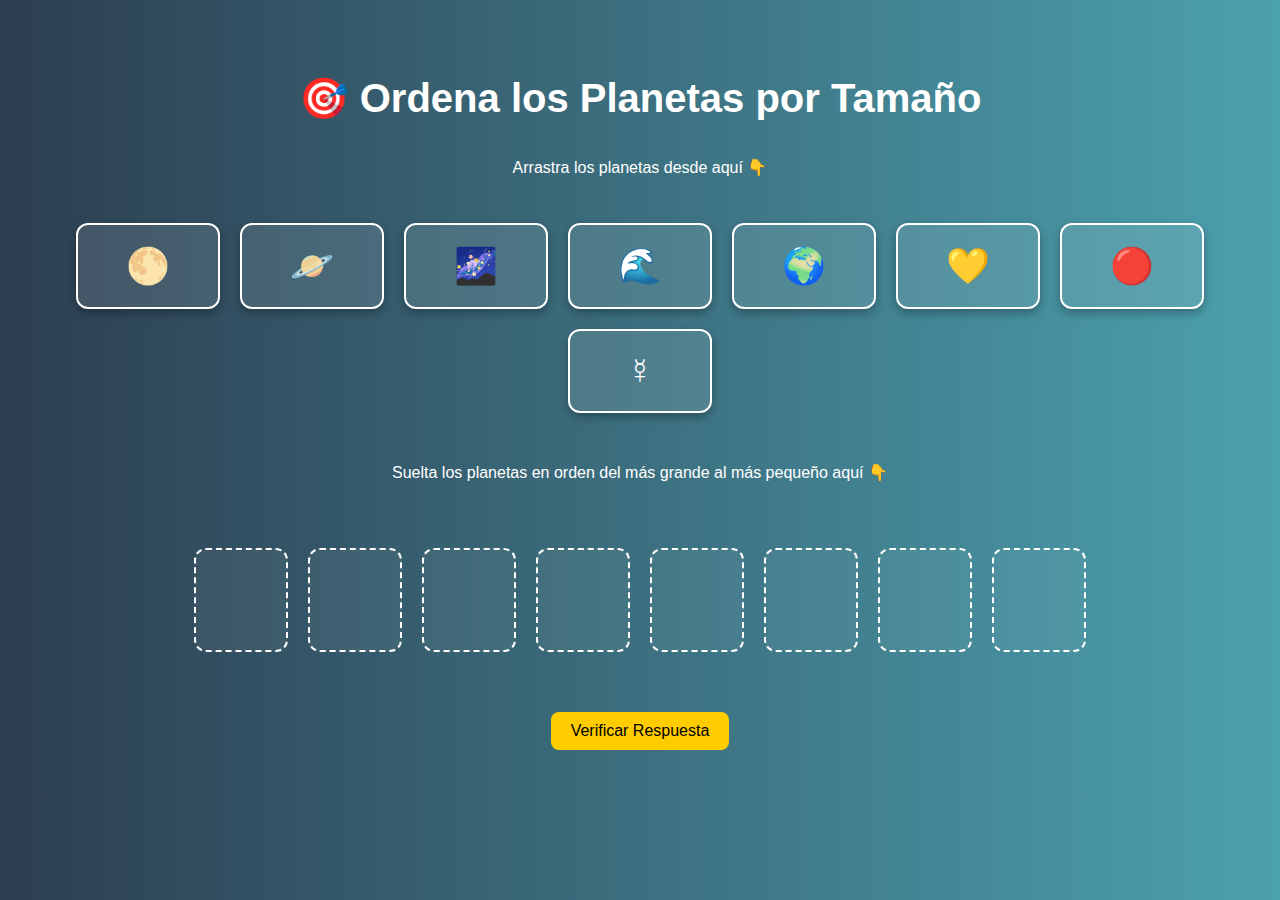
<file: INICIO.html>
<!DOCTYPE html>
<html lang="es">
<head>
  <meta charset="UTF-8" />
  <meta name="viewport" content="width=device-width, initial-scale=1.0"/>
  <title>Ordena los Planetas 🪐</title>
  <style>
    body {
      font-family: 'Segoe UI', sans-serif;
      background: linear-gradient(to right, #2c3e50, #4ca1af);
      color: white;
      display: flex;
      flex-direction: column;
      align-items: center;
      padding: 40px;
      text-align: center;
    }

    h1 {
      margin-bottom: 20px;
      font-size: 2.5em;
    }

    .planet-container {
      display: flex;
      flex-wrap: wrap;
      justify-content: center;
      gap: 20px;
      margin-top: 30px;
    }

    .planet {
      background-color: rgba(255, 255, 255, 0.1);
      border: 2px solid white;
      border-radius: 12px;
      padding: 20px 25px;
      font-size: 2.2em;
      cursor: grab;
      transition: transform 0.2s ease;
      min-width: 90px;
      text-align: center;
      box-shadow: 0 4px 10px rgba(0,0,0,0.3);
    }

    .planet:active {
      cursor: grabbing;
      transform: scale(1.1);
    }

    .dropzone {
      width: 100%;
      max-width: 900px;
      display: flex;
      justify-content: center;
      gap: 20px;
      margin-top: 50px;
      flex-wrap: wrap;
    }

    .slot {
      height: 100px;
      min-width: 90px;
      border: 2px dashed white;
      border-radius: 12px;
      background-color: rgba(255, 255, 255, 0.05);
      position: relative;
      display: flex;
      align-items: center;
      justify-content: center;
      font-size: 2em;
      transition: background 0.3s;
    }

    .slot[data-occupied] {
      background-color: rgba(255, 255, 255, 0.2);
    }

    .message {
      margin-top: 30px;
      font-size: 1.3em;
      color: #dffd8b;
    }

    button {
      margin-top: 30px;
      padding: 10px 20px;
      font-size: 1em;
      background-color: #ffcc00;
      color: #000;
      border: none;
      border-radius: 8px;
      cursor: pointer;
      transition: background 0.3s;
    }

    button:hover {
      background-color: #e6b800;
    }
  </style>
</head>
<body>

  <h1>🎯 Ordena los Planetas por Tamaño</h1>
  <p>Arrastra los planetas desde aquí 👇</p>

  <div class="planet-container" id="planetList"></div>

  <p style="margin-top: 50px;">Suelta los planetas en orden del más grande al más pequeño aquí 👇</p>

  <div class="dropzone" id="dropZone"></div>

  <div class="message" id="message"></div>

  <button onclick="checkOrder()">Verificar Respuesta</button>

  <script>
    const planets = [
      { name: "Júpiter", emoji: "🌕", size: 1 },
      { name: "Saturno", emoji: "🪐", size: 2 },
      { name: "Urano", emoji: "🌌", size: 3 },
      { name: "Neptuno", emoji: "🌊", size: 4 },
      { name: "Tierra", emoji: "🌍", size: 5 },
      { name: "Venus", emoji: "💛", size: 6 },
      { name: "Marte", emoji: "🔴", size: 7 },
      { name: "Mercurio", emoji: "☿️", size: 8 }
    ];

    const correctOrder = ["Júpiter", "Saturno", "Urano", "Neptuno", "Tierra", "Venus", "Marte", "Mercurio"];

    const planetList = document.getElementById("planetList");
    const dropZone = document.getElementById("dropZone");
    const messageDiv = document.getElementById("message");

    // Mezclar planetas
    const shuffledPlanets = [...planets].sort(() => Math.random() - 0.5);

    // Crear elementos de planetas
    shuffledPlanets.forEach(planet => {
      const div = createPlanetElement(planet);
      planetList.appendChild(div);
    });

    // Crear slots vacíos
    for (let i = 0; i < planets.length; i++) {
      const slot = document.createElement("div");
      slot.classList.add("slot");
      slot.dataset.index = i;
      dropZone.appendChild(slot);
    }

    function createPlanetElement(planet) {
      const div = document.createElement("div");
      div.classList.add("planet");
      div.setAttribute("draggable", true);
      div.dataset.name = planet.name;
      div.innerHTML = `<div title="${planet.name}">${planet.emoji}</div>`;
      addDragListeners(div);
      return div;
    }

    function addDragListeners(element) {
      element.addEventListener("dragstart", () => {
        draggedPlanet = element;
      });
    }

    let draggedPlanet = null;

    // Drag and Drop en Slots
    document.querySelectorAll(".slot").forEach(slot => {
      slot.addEventListener("dragover", e => {
        e.preventDefault();
      });

      slot.addEventListener("drop", () => {
        if (!slot.hasChildNodes()) {
          slot.appendChild(draggedPlanet);
          slot.dataset.occupied = true;
        } else {
          // Intercambiar si hay un planeta ya en el slot
          const existingPlanet = slot.querySelector(".planet");
          const tempParent = draggedPlanet.parentNode;

          draggedPlanet.remove();
          slot.replaceChild(draggedPlanet, existingPlanet);

          if (tempParent.id === "planetList") {
            addDragListeners(draggedPlanet); // Asegurar eventos
          }

          tempParent.appendChild(existingPlanet);
          addDragListeners(existingPlanet);
        }
      });
    });

    // Permitir volver a colocar planetas en la lista original
    planetList.addEventListener("dragover", e => {
      e.preventDefault();
    });

    planetList.addEventListener("drop", e => {
      e.preventDefault();
      if (draggedPlanet && !draggedPlanet.parentNode.classList.contains("planet-container")) {
        draggedPlanet.remove();
        planetList.appendChild(draggedPlanet);
        addDragListeners(draggedPlanet);
      }
    });

    function checkOrder() {
      const userSelection = Array.from(dropZone.children).map(slot => {
        const planet = slot.querySelector(".planet");
        return planet ? planet.dataset.name : "";
      });

      const isCorrect = JSON.stringify(userSelection) === JSON.stringify(correctOrder);

      if (isCorrect) {
        messageDiv.textContent = "🎉 ¡Correcto! Redirigiendo...";
        setTimeout(() => {
          window.location.href = "EL UNIVERSO.html"; 
        }, 2000);
      } else {
        messageDiv.textContent = "❌ Inténtalo de nuevo.";
      }
    }
  </script>
</body>
</html>
</file>
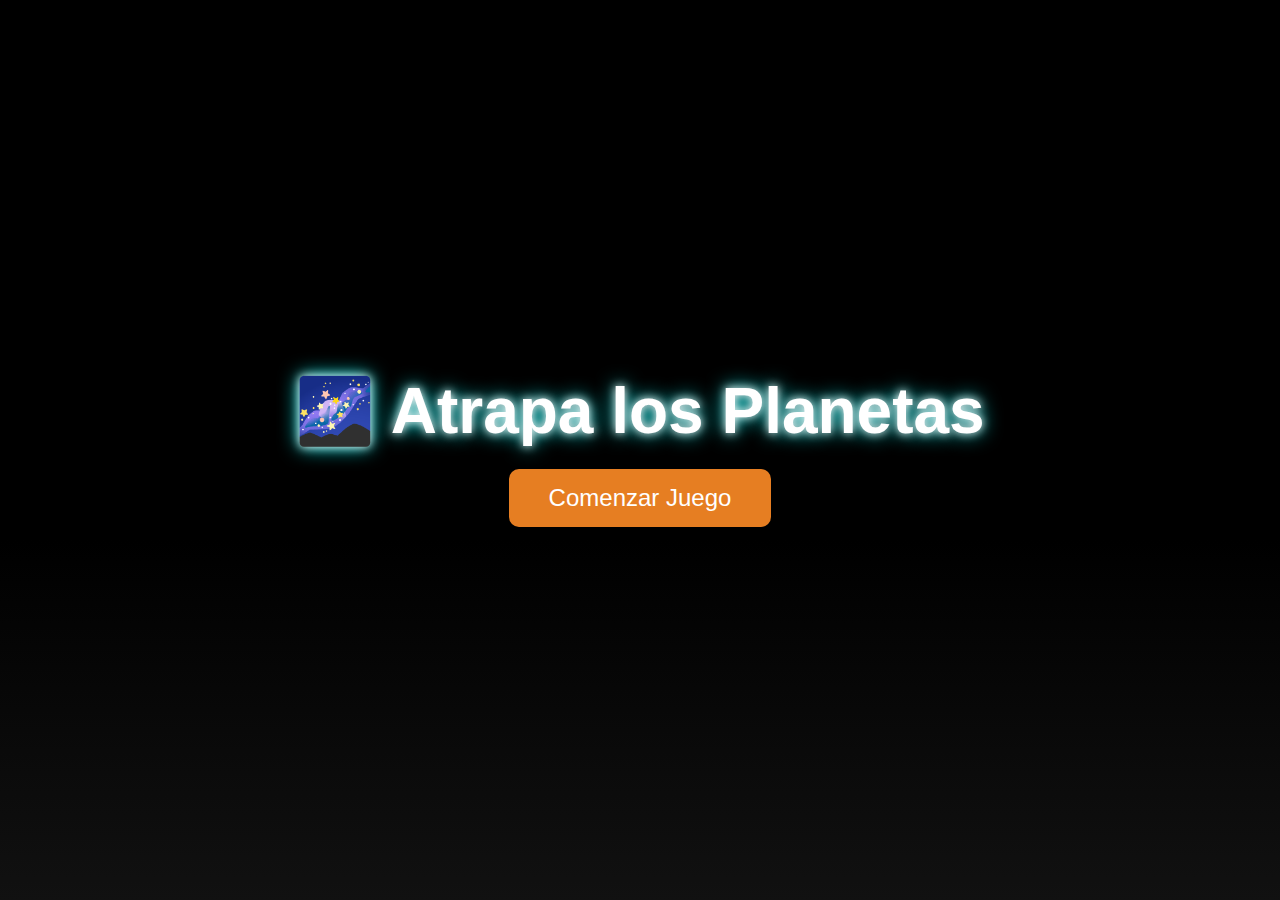
<file: juego.html>
<!DOCTYPE html>
<html lang="es">
<head>
  <meta charset="UTF-8" />
  <meta name="viewport" content="width=device-width, initial-scale=1.0"/>
  <title>🌌 Atrapa Planetas</title>
  <style>
    * {
      margin: 0;
      padding: 0;
      box-sizing: border-box;
      font-family: 'Segoe UI', sans-serif;
    }

    body {
      overflow: hidden;
      background: radial-gradient(circle at center, #000011, #000);
      color: white;
      cursor: none;
    }

    /* Pantalla de inicio */
    #portada {
      position: absolute;
      width: 100%;
      height: 100%;
      display: flex;
      flex-direction: column;
      align-items: center;
      justify-content: center;
      text-align: center;
      z-index: 9999;
      background: linear-gradient(to bottom, #000 60%, #111 100%);
    }

    #portada h1 {
      font-size: 4em;
      margin-bottom: 20px;
      text-shadow: 0 0 10px #fff, 0 0 20px #0ff;
    }

    #portada button {
      padding: 15px 40px;
      font-size: 1.5em;
      background-color: #e67e22;
      border: none;
      border-radius: 10px;
      color: white;
      cursor: pointer;
      transition: background 0.3s ease;
    }

    #portada button:hover {
      background-color: #d35400;
    }

    /* Área del juego */
    #game-area {
      position: relative;
      width: 100vw;
      height: 100vh;
      display: none; /* Oculto hasta que se empiece */
    }

    .planeta {
      position: absolute;
      border-radius: 50%;
      display: flex;
      align-items: center;
      justify-content: center;
      font-size: 14px;
      font-weight: bold;
      user-select: none;
      color: white;
      text-shadow: 0 0 5px black;
    }

    #cesta {
      position: absolute;
      width: 100px;
      height: 60px;
      background: url(pngwing.com.png) no-repeat center;
      background-size: contain;
      pointer-events: none;
      z-index: 1000;
    }

    #mensaje {
      position: absolute;
      top: 20px;
      left: 50%;
      transform: translateX(-50%);
      font-size: 24px;
      padding: 10px 20px;
      background: rgba(0, 0, 0, 0.7);
      border-radius: 10px;
      z-index: 1000;
    }

    #scoreboard {
      position: absolute;
      top: 10px;
      right: 10px;
      font-size: 18px;
      z-index: 1000;
    }

    .agujero-negro {
      position: absolute;
      width: 60px;
      height: 60px;
      font-size: 40px;
      line-height: 60px;
      text-align: center;
      color: #8e44ad;
      font-weight: bold;
      text-shadow: 0 0 10px #000, 0 0 20px #8e44ad;
      z-index: 999;
      pointer-events: none;
    }
  </style>
</head>
<body>

  <!-- Pantalla de inicio -->
  <div id="portada">
    <h1>🌌 Atrapa los Planetas</h1>
    <button onclick="iniciarJuego()">Comenzar Juego</button>
  </div>

  <!-- Área del juego -->
  <div id="game-area">
    <div id="cesta"></div>
    <div id="mensaje">¡Atrapa todos los planetas!</div>
    <div id="scoreboard">Vidas: 3 | Planetas atrapados: 0 / 100</div>
  </div>

  <script>
    const gameArea = document.getElementById("game-area");
    const mensaje = document.getElementById("mensaje");
    const scoreboard = document.getElementById("scoreboard");

    const planetasData = [
      { nombre: "Mercurio", radio: 20, color: "#bdc3c7" },
      { nombre: "Venus", radio: 30, color: "#f1c40f" },
      { nombre: "Tierra", radio: 32, color: "#2980b9" },
      { nombre: "Marte", radio: 28, color: "#e67e22" },
      { nombre: "Júpiter", radio: 50, color: "#f39c12" },
      { nombre: "Saturno", radio: 45, color: "#d35400" },
      { nombre: "Urano", radio: 40, color: "#2ecc71" },
      { nombre: "Neptuno", radio: 40, color: "#3498db" },
      { nombre: "Plutón", radio: 15, color: "#7f8c8d" }
    ];

    let planetas = [];
    let agujerosNegros = [];

    let vidas = 3;
    let planetasAtrapados = 0;
    const maxPlanetas = 100;

    let mouseX = window.innerWidth / 2;
    let mouseY = window.innerHeight / 2;

    // Cesta
    const cesta = document.getElementById("cesta");

    // Seguir el mouse
    document.addEventListener("mousemove", e => {
      mouseX = e.clientX;
      mouseY = e.clientY;
      cesta.style.left = `${mouseX - 50}px`;
      cesta.style.top = `${mouseY - 30}px`;
    });

    function crearPlanetas() {
      if (planetas.length >= 7 || planetasAtrapados >= maxPlanetas) return;

      const data = planetasData[Math.floor(Math.random() * planetasData.length)];
      const div = document.createElement("div");
      div.classList.add("planeta");
      div.style.width = data.radio + "px";
      div.style.height = data.radio + "px";
      div.style.backgroundColor = data.color;
      div.innerText = data.nombre;
      div.dataset.nombre = data.nombre;

      div.style.left = Math.random() * (window.innerWidth - data.radio) + "px";
      div.style.top = "-60px";
      div.speed = 2 + Math.random() * 3; // Planeta rápido

      gameArea.appendChild(div);
      planetas.push(div);
    }

    function crearAgujeroNegro() {
      if (Math.random() < 0.42) { // Más frecuente
        const agujero = document.createElement("div");
        agujero.classList.add("agujero-negro");
        agujero.innerHTML = "✦"; // Forma de asterisco o estrella
        agujero.style.left = Math.random() * (window.innerWidth - 60) + "px";
        agujero.style.top = "0px";

        gameArea.appendChild(agujero);
        agujerosNegros.push(agujero);

        setTimeout(() => {
          agujero.remove();
          agujerosNegros = agujerosNegros.filter(a => a !== agujero);
        }, 5000); // Dura 5 segundos
      }
    }

    function actualizarMovimiento() {
      if (vidas <= 0) return;

      // Actualizar planetas
      planetas.forEach(p => {
        let top = parseFloat(p.style.top);
        top += parseFloat(p.speed);
        p.style.top = top + "px";

        // Colisión con cesta
        if (colisionaConCesta(p)) {
          p.remove();
          planetas = planetas.filter(pl => pl !== p);
          planetasAtrapados++;
          actualizarScore();
          return;
        }

        // Llegó al fondo
        if (top > window.innerHeight) {
          p.remove();
          planetas = planetas.filter(pl => pl !== p);
          vidas--;
          mensaje.textContent = "¡Perdiste una vida!";
          setTimeout(() => mensaje.textContent = "", 1000);
          actualizarScore();

          if (vidas <= 0) {
            mensaje.textContent = "💀 ¡Has perdido!";
            detenerJuego();
          }
        }
      });

      // Actualizar agujeros
      agujerosNegros.forEach(agujero => {
        let ay = parseFloat(agujero.style.top);
        ay += 2;
        agujero.style.top = ay + "px";

        if (ay > window.innerHeight) {
          agujero.remove();
          agujerosNegros = agujerosNegros.filter(a => a !== agujero);
        }

        // Colisión con cesta
        if (colisionaConCesta(agujero)) {
          mensaje.textContent = "💥 ¡El agujero te ha absorbido!";
          vidas = 0;
          detenerJuego();
        }
      });
    }

    function colisionaConCesta(obj) {
      const rP = obj.getBoundingClientRect();
      const rC = cesta.getBoundingClientRect();

      return !(
        rP.right < rC.left ||
        rP.left > rC.right ||
        rP.bottom < rC.top ||
        rP.top > rC.bottom
      );
    }

    function actualizarScore() {
      scoreboard.textContent = `Vidas: ${vidas} | Planetas atrapados: ${planetasAtrapados} / ${maxPlanetas}`;
      if (planetasAtrapados >= maxPlanetas) {
        mensaje.textContent = "🎉 ¡Has ganado! 🌟";
        detenerJuego();
      }
    }

    function detenerJuego() {
      clearInterval(planetaInterval);
      clearInterval(movimientoInterval);
      clearInterval(agujeroInterval);
    }

    let planetaInterval, movimientoInterval, agujeroInterval;

    function iniciarJuego() {
      // Ocultar portada y mostrar juego
      document.getElementById("portada").style.display = "none";
      gameArea.style.display = "block";

      // Reiniciar variables
      vidas = 3;
      planetasAtrapados = 0;
      planetas = [];
      agujerosNegros = [];
      actualizarScore();

      // Iniciar intervalos
      planetaInterval = setInterval(crearPlanetas, 800);
      movimientoInterval = setInterval(actualizarMovimiento, 30);
      agujeroInterval = setInterval(crearAgujeroNegro, 1000);
    }
  </script>
</body>
</html>
</file>
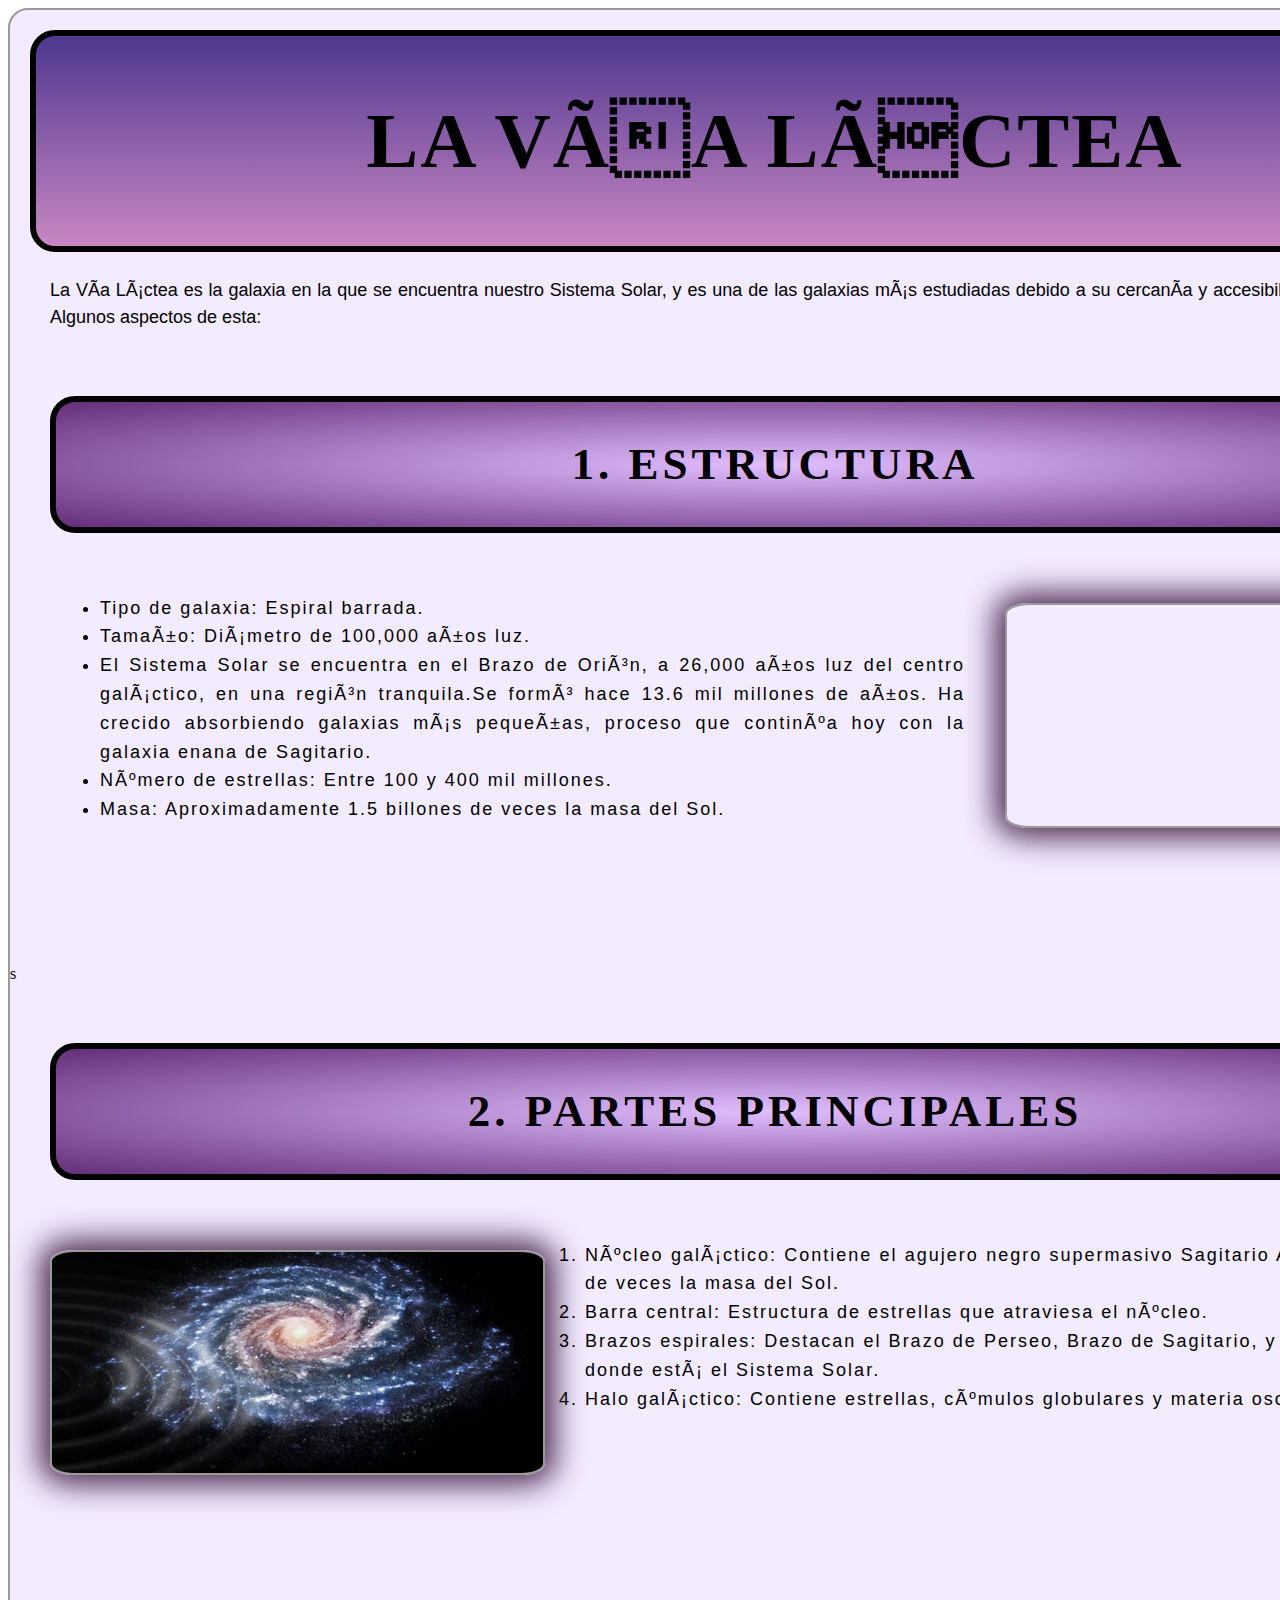
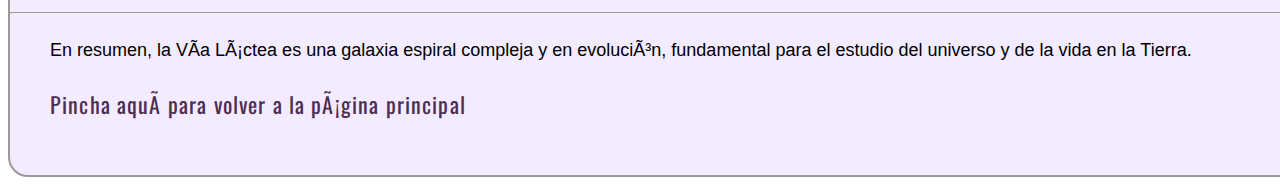
<file: LA VÍA LÁCTEA.html>
<!DOCTYPE html>
<html>	
	<head>                               
		<meta charset"utf-8" />                  
		<title>LA VÍA LÁCTEA</title>
		<link rel="stylesheet" href="estilos3.css">
		<link rel="preconnect" href="https://fonts.googleapis.com">
		<link rel="preconnect" href="https://fonts.gstatic.com" crossorigin>
		<link href="https://fonts.googleapis.com/css2?family=Oswald:wght@200..700&display=swap" rel="stylesheet">
		<link rel="preconnect" href="https://fonts.googleapis.com">
		<link rel="preconnect" href="https://fonts.gstatic.com" crossorigin>
		<link href="https://fonts.googleapis.com/css2?family=Oswald:wght@200..700&display=swap" rel="stylesheet">
	</head>
	<div class="box box1"><body>
	<body>
		<h1> LA VÍA LÁCTEA</h1>
		<p>La Vía Láctea es la galaxia en la que se encuentra nuestro Sistema Solar, y es una de las galaxias más estudiadas debido a su 			cercanía y accesibilidad para los astrónomos. Algunos aspectos de esta:</p>

		<h2>1. ESTRUCTURA</h2>
		<div class="box2 box"></div>
		<ul>
   		<li> Tipo de galaxia: Espiral barrada.</li>
   		<li> Tamaño: Diámetro de 100,000 años luz.</li>
		<li>El Sistema Solar se encuentra en el Brazo de Orión, a 26,000 años luz del centro galáctico, en una región tranquila.Se formó hace 13.6 mil millones de años. Ha crecido absorbiendo galaxias más pequeñas, proceso que continúa hoy con la galaxia enana de Sagitario.</li>
   		<li> Número de estrellas: Entre 100 y 400 mil millones.</li>
   		<li> Masa: Aproximadamente 1.5 billones de veces la masa del Sol.</li>
		
		</ul>
s

		
		<h2>2. PARTES PRINCIPALES</h2>
		<div class="box3 box"></div>
		<ol>
		<li> Núcleo galáctico: Contiene el agujero negro supermasivo Sagitario A* con 4 millones de veces la masa del Sol.</li>
   		<li> Barra central: Estructura de estrellas que atraviesa el núcleo.</li>
   		<li> Brazos espirales: Destacan el Brazo de Perseo, Brazo de Sagitario, y Brazo de Orión, donde está el Sistema Solar.</li>
  		<li>  Halo galáctico: Contiene estrellas, cúmulos globulares y materia oscura.</li>
		</ol>


	
	

		<hr><p>En resumen, la Vía Láctea es una galaxia espiral compleja y en evolución, fundamental para el estudio del universo y de la vida en la Tierra.</p>
		<p> <a href="index.html">Pincha aquí para volver a la página principal</a></p>

	</body>

</html>
</file>
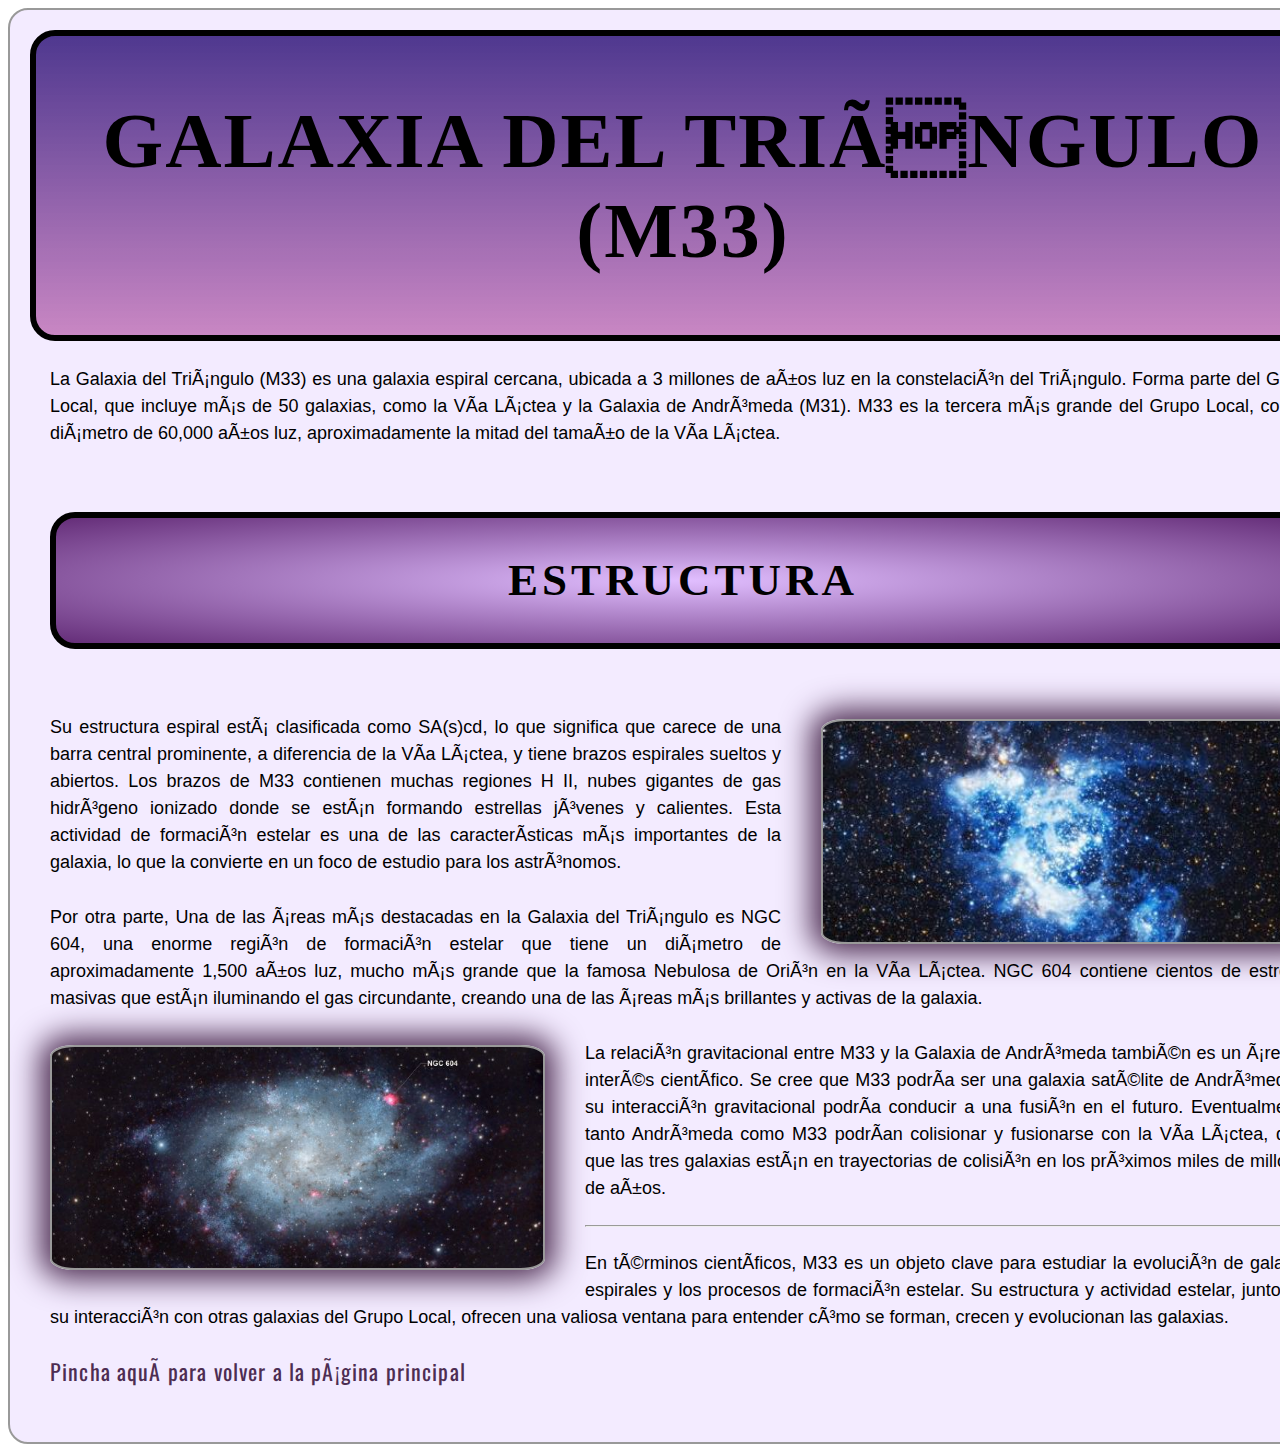
<file: M33.html>
<!DOCTYPE html>
<html>	
	<head>                               
		<meta charset"utf-8" />                  
		<title>GALAXIA DEL TRIÁNGULO (M33)</title>
		<link rel="stylesheet" href="estilos3.css">
		<link rel="preconnect" href="https://fonts.googleapis.com">
		<link rel="preconnect" href="https://fonts.gstatic.com" crossorigin>
		<link href="https://fonts.googleapis.com/css2?family=Oswald:wght@200..700&display=swap" rel="stylesheet">
		<link rel="preconnect" href="https://fonts.googleapis.com">
		<link rel="preconnect" href="https://fonts.gstatic.com" crossorigin>
		<link href="https://fonts.googleapis.com/css2?family=Oswald:wght@200..700&display=swap" rel="stylesheet">

	</head>
	<body>
		<div class="box box1"><body>
		<h1>GALAXIA DEL TRIÁNGULO (M33)</h1>
		<p>La Galaxia del Triángulo (M33) es una galaxia espiral cercana, ubicada a 3 millones de años luz en la constelación del Triángulo. Forma parte del Grupo Local, que incluye más de 50 galaxias, como la Vía Láctea y la Galaxia de Andrómeda (M31). M33 es la tercera más grande del Grupo Local, con un diámetro de 60,000 años luz, aproximadamente la mitad del tamaño de la Vía Láctea.</p>

		<h2>ESTRUCTURA</h2>
		<div class="box11 box"></div>
		<p>Su estructura espiral está clasificada como SA(s)cd, lo que significa que carece de una barra central prominente, a diferencia de la Vía Láctea, y tiene brazos espirales sueltos y abiertos. Los brazos de M33 contienen muchas regiones H II, nubes gigantes de gas hidrógeno ionizado donde se están formando estrellas jóvenes y calientes. Esta actividad de formación estelar es una de las características más importantes de la galaxia, lo que la convierte en un foco de estudio para los astrónomos.</p>
		<p>Por otra parte, Una de las áreas más destacadas en la Galaxia del Triángulo es NGC 604, una enorme región de formación estelar que tiene un diámetro de aproximadamente 1,500 años luz, mucho más grande que la famosa Nebulosa de Orión en la Vía Láctea. NGC 604 contiene cientos de estrellas masivas que están iluminando el gas circundante, creando una de las áreas más brillantes y activas de la galaxia.</p>
		<div class="box12 box"></div>
		<p>La relación gravitacional entre M33 y la Galaxia de Andrómeda también es un área de interés científico. Se cree que M33 podría ser una galaxia satélite de Andrómeda, y su interacción gravitacional podría conducir a una fusión en el futuro. Eventualmente, tanto Andrómeda como M33 podrían colisionar y fusionarse con la Vía Láctea, dado que las tres galaxias están en trayectorias de colisión en los próximos miles de millones de años.</p>
		

		

		<hr><p>En términos científicos, M33 es un objeto clave para estudiar la evolución de galaxias espirales y los procesos de formación estelar. Su estructura y actividad estelar, junto con su interacción con otras galaxias del Grupo Local, ofrecen una valiosa ventana para entender cómo se forman, crecen y evolucionan las galaxias.</hr></p>
		<p><a href="index.html">Pincha aquí para volver a la página principal</a></p>

	</body>
</html>
</file>
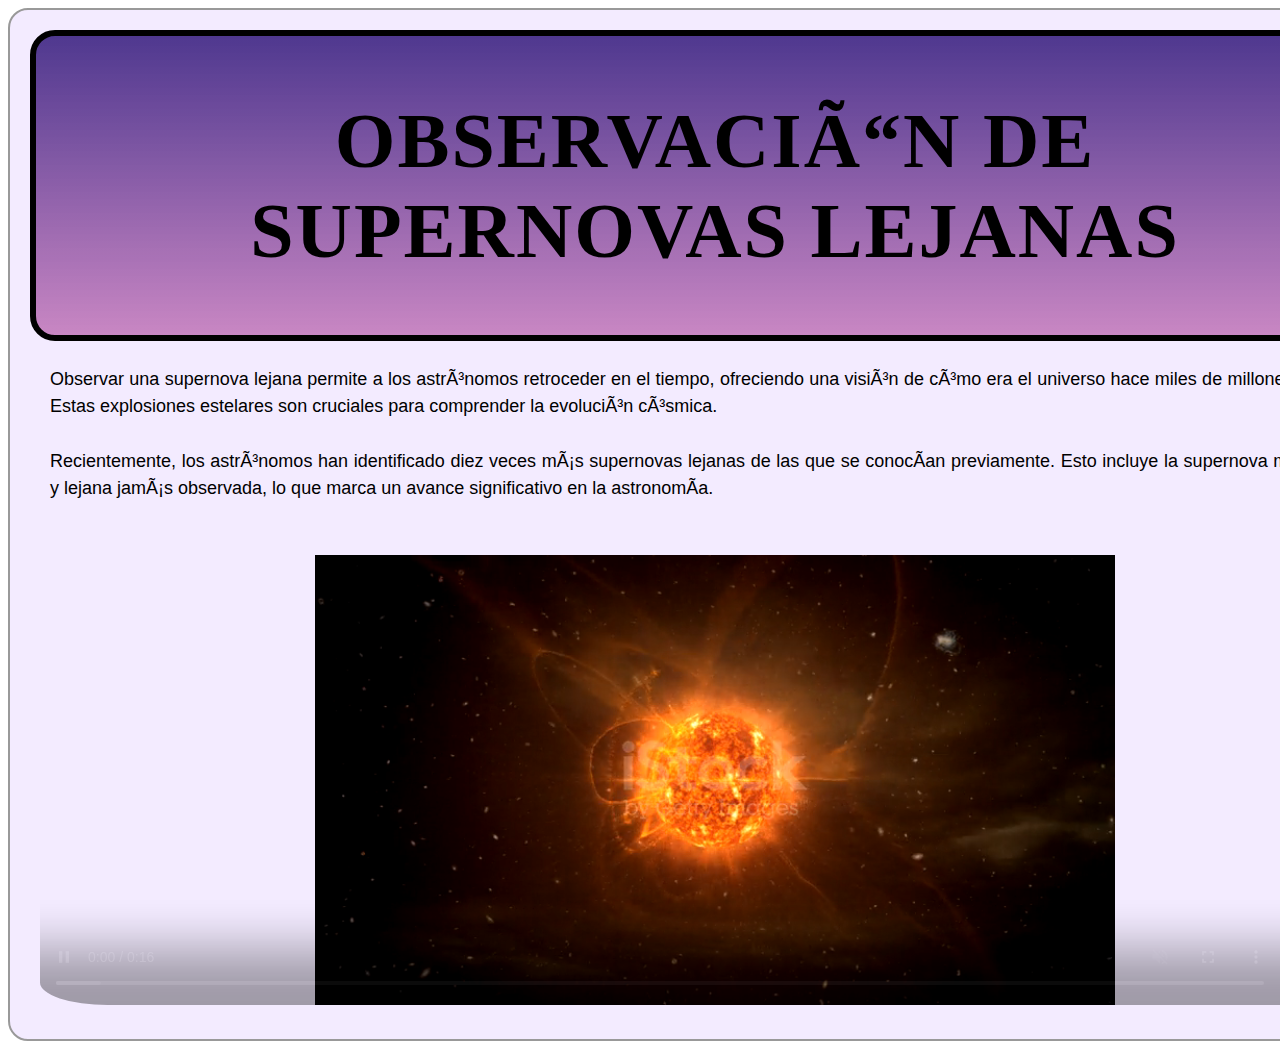
<file: SUPERNOVAS.html>
<!DOCTYPE html>
<html>	
	<head>                               
		<meta charset"utf-8" />                  
		<title>SUPERNOVAS LEJANAS</title>
		<link rel="stylesheet" href="estilos3.css">
		<link rel="preconnect" href="https://fonts.googleapis.com">
		<link rel="preconnect" href="https://fonts.gstatic.com" crossorigin>
		<link href="https://fonts.googleapis.com/css2?family=Oswald:wght@200..700&display=swap" rel="stylesheet">
		<link rel="preconnect" href="https://fonts.googleapis.com">
		<link rel="preconnect" href="https://fonts.gstatic.com" crossorigin>
		<link href="https://fonts.googleapis.com/css2?family=Oswald:wght@200..700&display=swap" rel="stylesheet">

	</head>
	<body>
		<div class="box box1"><body>
		<h1>OBSERVACIÓN DE SUPERNOVAS LEJANAS</h1>
		
<p>Observar una supernova lejana permite a los astrónomos retroceder en el tiempo, ofreciendo una visión de cómo era el universo hace miles de millones de años. Estas explosiones estelares son cruciales para comprender la evolución cósmica.</p>
		<p>Recientemente, los astrónomos han identificado diez veces más supernovas lejanas de las que se conocían previamente. Esto incluye la supernova más antigua y lejana jamás observada, lo que marca un avance significativo en la astronomía.</p>
		<video class="box4 box" src="video1.mp4"
		controls
		poster="imagen14.jpg"
		loop
		muted
		autoplay
		</video>


		<p>Los descubrimientos provienen de las observaciones realizadas por el telescopio espacial James Webb de la NASA. En una reciente reunión de la Sociedad Astronómica Americana en Madison, se anunció que se habían encontrado alrededor de 80 supernovas en una pequeña porción del cielo analizada.</p>
		<p>Muchas de estas supernovas están situadas a distancias que representan una época en la que el universo tenía solo 2,000 millones de años. Esto permite a los científicos estudiar las condiciones del universo en su juventud.</p>
		


		<hr><p>La relevancia de los descubrimientos de Webb radica en su capacidad para identificar supernovas más distantes. Estas supernovas ofrecen información crucial sobre una época temprana en la historia del universo, ayudando a los científicos a comprender mejor la formación y evolución de las galaxias.</hr>
		<p><a href="index.html">Pincha aquí para volver a la página principal</a></p>

	</body>
</html>
</file>
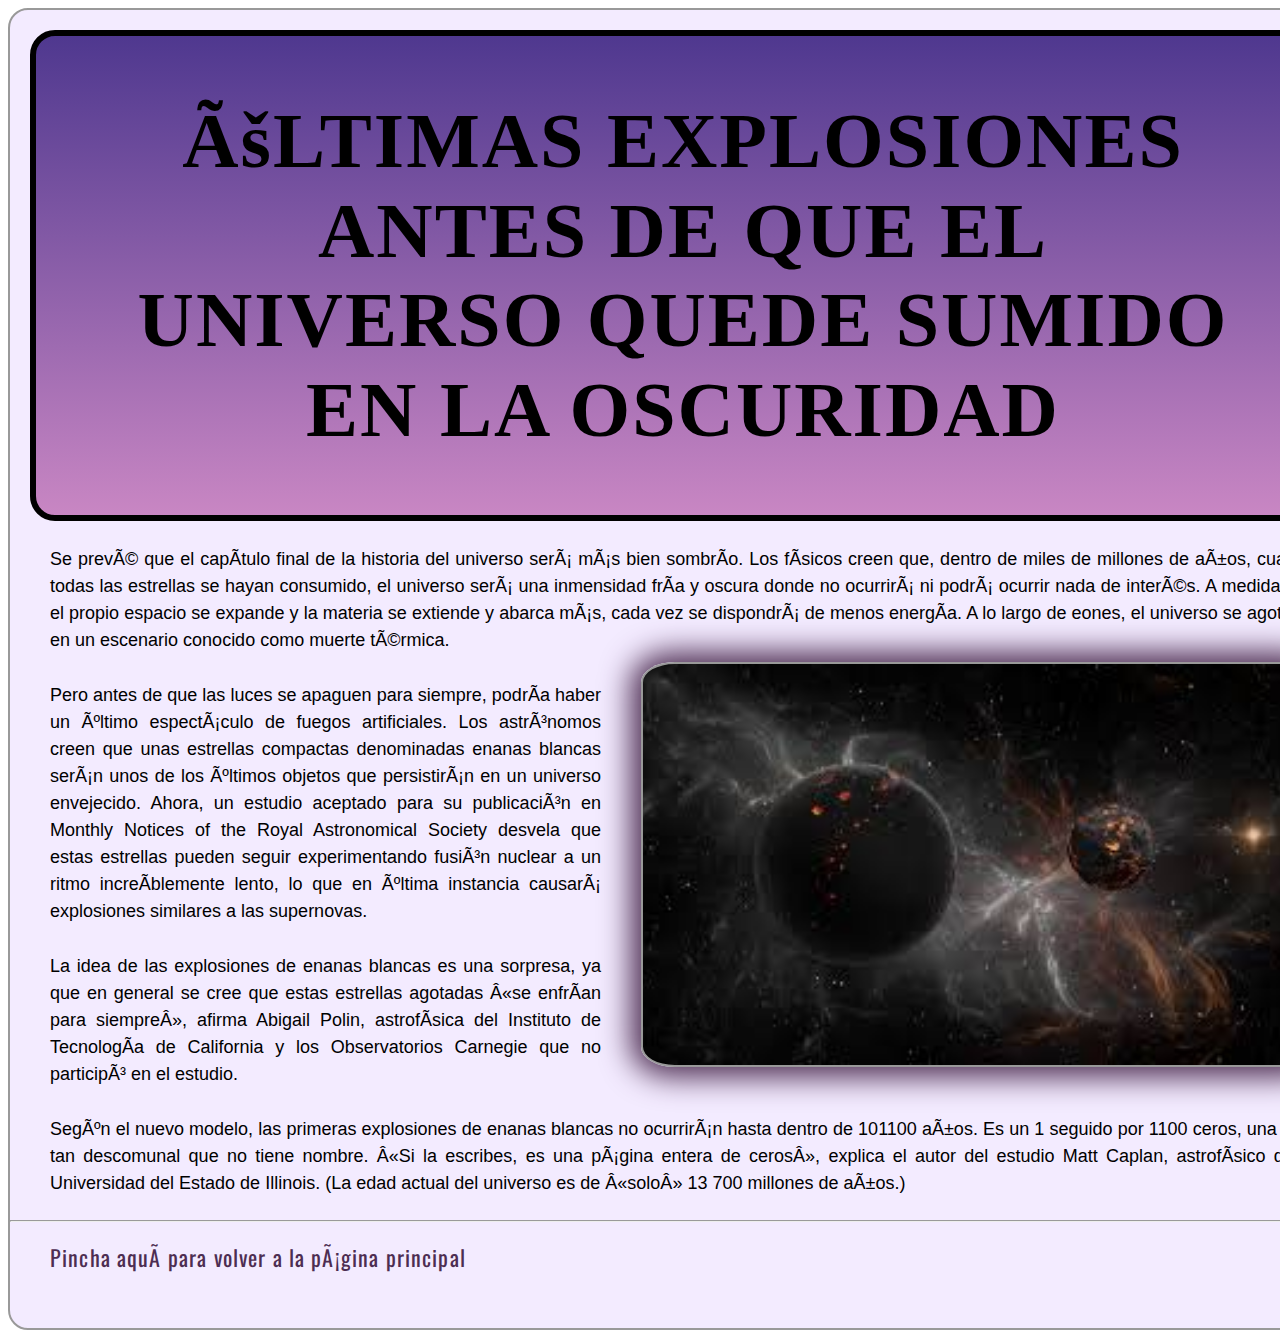
<file: ÚLTIMASEXP.html>
<!DOCTYPE html>
<html>	
	<head>                               
		<meta charset"utf-8" />                  
		<title>ÚLTIMAS EXPLOSIONES ANTES DE QUE EL UNIVERSO QUEDE SUMIDO EN LA OSCURIDAD</title>
		<link rel="stylesheet" href="estilos3.css">
		<link rel="preconnect" href="https://fonts.googleapis.com">
		<link rel="preconnect" href="https://fonts.gstatic.com" crossorigin>
		<link href="https://fonts.googleapis.com/css2?family=Oswald:wght@200..700&display=swap" rel="stylesheet">
		<link rel="preconnect" href="https://fonts.googleapis.com">
		<link rel="preconnect" href="https://fonts.gstatic.com" crossorigin>
		<link href="https://fonts.googleapis.com/css2?family=Oswald:wght@200..700&display=swap" rel="stylesheet">


	</head>
	<div class="box box1"><body>
		<h1>ÚLTIMAS EXPLOSIONES ANTES DE QUE EL UNIVERSO QUEDE SUMIDO EN LA OSCURIDAD</h1>
		<p>Se prevé que el capítulo final de la historia del universo será más bien sombrío. Los físicos creen que, dentro de miles de millones de años, cuando todas las estrellas se hayan consumido, el universo será una inmensidad fría y oscura donde no ocurrirá ni podrá ocurrir nada de interés. A medida que el propio espacio se expande y la materia se extiende y abarca más, cada vez se dispondrá de menos energía. A lo largo de eones, el universo se agotará en un escenario conocido como muerte térmica.</p>
				<div class="box21 box"></div>
		<p>Pero antes de que las luces se apaguen para siempre, podría haber un último espectáculo de fuegos artificiales. Los astrónomos creen que unas estrellas compactas denominadas enanas blancas serán unos de los últimos objetos que persistirán en un universo envejecido. Ahora, un estudio aceptado para su publicación en Monthly Notices of the Royal Astronomical Society desvela que estas estrellas pueden seguir experimentando fusión nuclear a un ritmo increíblemente lento, lo que en última instancia causará explosiones similares a las supernovas.</p>

		<p>La idea de las explosiones de enanas blancas es una sorpresa, ya que en general se cree que estas estrellas agotadas «se enfrían para siempre», afirma Abigail Polin, astrofísica del Instituto de Tecnología de California y los Observatorios Carnegie que no participó en el estudio.</p>

		<p>Según el nuevo modelo, las primeras explosiones de enanas blancas no ocurrirán hasta dentro de 101100 años. Es un 1 seguido por 1100 ceros, una cifra tan descomunal que no tiene nombre. «Si la escribes, es una página entera de ceros», explica el autor del estudio Matt Caplan, astrofísico de la Universidad del Estado de Illinois. (La edad actual del universo es de «solo» 13 700 millones de años.)</p>
		

		<hr><p><a href="index.html">Pincha aquí para volver a la página principal</a></p>

	</body>
</html>
</file>
<file: ESTILOS.css>
.reloj {
	width: 200px;
	height: 90px;
    position: fixed;
    top: 20px; 
    right: 20px; 
    font-size: 3rem; 
    font-family: 'Oswald', sans-serif; 
    color: #fff; 
    background-color: rgba(0, 0, 0, 0.6); 
    padding: 10px 20px; 
    border-radius: 10px; 
    box-shadow: 0 5px 15px rgba(0, 0, 0, 0.3); 
    z-index: 1000; 
    transition: all 0.3s ease;
}


.reloj:hover {
    background-color: rgba(243, 241, 241, 0.8);
    transform: scale(1.1); 
}


.search-container {
    display: flex;
    justify-content: center;
    margin-top: 20px;
}

#searchInput {
    padding: 10px;
    font-size: 18px;
    width: 300px;
    border-radius: 5px;
    border: 2px solid #4d2d52;
    margin-right: 10px;
}

button {
    padding: 10px 20px;
    font-size: 18px;
    background-color: #4d2d52;
    color: white;
    border: none;
    border-radius: 5px;
    cursor: pointer;
}

button:hover {
    background-color: #8a45f5;
}



p {
	font-family: arial;
	font-size: 18px;
	text-align: justify; 
	line-height: 1.5;
	padding: 10px 40px;
}

body {
    font-family: Arial, sans-serif;
    text-align: center;

    padding: 0;

  background-repeat: no-repeat;
  background-position: center;
  margin: 0;
  padding: 0;
  height: 100vh;
  overflow: hidden;

	background: #0006;
	background-size: cover;
	background-image: url("https://s1.1zoom.me/big3/876/373381-sepik.jpg");
	background-attachment: fixed;

}

.container {
    padding: 20px;
}

.color-bar {
    display: flex;
    justify-content: center;
    gap: 10px;
    margin-bottom: 20px;
}

.color-option {
    width: 60px;
    height: 60px;
    border-radius: 50%;
    cursor: pointer;
    transition: transform 0.3s;
}

.color-option:hover {
    transform: scale(1.2);
}

.box {
	width: 150vh;
	height: 50vh;
	margin-left:30px;
	margin-right:30px;
	margin-bottom: 30px;
	box-sizing: border-box;
	margin-top: 30px;
	border-radius: 5%;
}



.box1 {
	scrollbar-width: none;
    overflow-y: auto;
	overflow-x: auto;
	width: 80vw;
	height: 100vh;
    background-color: #d5d0d582;
    border: 1px solid black;
    margin: auto;
    border-radius: 20px;
    transition: background-color 0.3s ease-in-out;
	transform: translateX(-2%);
}













.quote{
	font-family: arial;
	font-size: 24px;
	font-weight: 500;
	text-align: justify;	
}



h1{
	font-family: tahoma;
	font-size: 98px;
	font-weight: 900; 
	text-align: center;
	text-decoration: under-line;
	line-height: 2;
	letter-spacing: 8px;
	padding: 40px 10px;
	border:  6px solid black;
	border-radius: 25px;
	margin: 20px;
	background: linear-gradient(#ae5ba9,#bc9eff);	
}


.quote2{
	line-height: 2;
	letter-spacing: 2px;

	
}




	
h2{
	color: #25003D;
	font-family: tahoma;
	font-size: 45px;
	font-weight: 900; 
	text-align: center;
	text-decoration: over-line;
	line-height: 1;
	letter-spacing: 4px;
	padding: 40px;
	border:  6px solid black;
	border-radius: 25px;
	margin: 60px;
	background: radial-gradient(#efdbf78f,#8a45f5a6);
}



h3{
	color: #25003D;
	font-family: tahoma;
	font-size: 25px;
	font-weight: 900; 
	text-align: left;
	text-decoration: over-line;
	line-height: 1;
	letter-spacing: 4px;
	padding: 5px 40px;
}


.side1 {
	position: fixed;
	left: 10px;
	top:10px;
}




div{
	box-sizing: 400px;
	border:  2px solid #999;
	border-radius: 15px;
	box-sizing: border-box;
}

	






.box2{
	width: 80vh;
	height: 40vh;
	background-position: center;   
	background-size: cover;
	background-repeat: no-repeat;
	box-shadow: 0px 0px 30px 10px #4d2d52;
	background-image: url("vialactea.jpg");
}



.box3{
	background-size: cover;
	background-position: center;        /*el right tmb puede ser center*/
	background-image: url("https://th.bing.com/th/id/R.453690800d01fff0d49c122876ca9ceb?rik=EMaN1gj9tNzDjQ&riu=http%3a%2f%2fwallpapercave.com%2fwp%2fSyZvH2Z.jpg&ehk=2RUCTTCPriHc%2brZfD1yF0Ud9%2ffV2uRvgEJFpIHX08Mk%3d&risl=&pid=ImgRaw&r=0");
	background-repeat: no-repeat;
	background-attachment: fixed;
}



.box4{
	width: 75vh;
	height: 40vh;
	background-position: center;   
	background-size: cover;
	background-repeat: no-repeat;
	box-shadow: 0px 0px 30px 10px #4d2d52;
	background-image: url("https://apod.nasa.gov/apod/image/2303/M31_Alharbi_4822.jpg");
}


.box5{
	width: 55vh;
	height: 25vh;
	display: inline-block;
	float: right;
	margin: 10px 40px;
	background-position: center;   
	background-size: cover;
	background-repeat: no-repeat;
	box-shadow: 0px 0px 30px 10px #4d2d52;
	background-image: url(imagen10.jpg);
}


.box6{
	width: 55vh;
	height: 20vh;
	display: inline-block;
	float: left;
	margin: 20px 40px 100px 40px;
	background-position: center;   
	background-size: cover;
	background-repeat: no-repeat;
	box-shadow: 0px 0px 30px 10px #4d2d52;
	background-image: url(imagen9.jfif);
}


.box7{
	width: 80vh;
	height: 40vh;
	background-position: center;   
	background-size: cover;
	background-repeat: no-repeat;
	box-shadow: 0px 0px 30px 10px #4d2d52;
	background-image: url(imagen17.jpg);
}


.box50{
	width: 80vh;
	height: 40vh;
	background-position: center;   
	background-size: cover;
	background-repeat: no-repeat;
	box-shadow: 0px 0px 30px 10px #4d2d52;
	background-image: url(imagen50.jpg);
}



li{
	color: green;
	font-family: Jacquarda Bastarda 9;
	font-size: 16px;
	font-weight: 200; 
	text-decoration: over-line;
	line-height: 1.15;
	letter-spacing: 2px;
}
a{
	font-family: oswald;
	color: #4d2d52;
	font-size: 22px;
	font-weight: 400; 
	text-decoration: none;
	line-height: 1.15;
	letter-spacing: 1.15px;
}
</file>
<file: estilos3.css>
p{
	font-family: arial;
	font-size: 18px;
	text-align: justify; 
	line-height: 1.5;
	padding:5px 40px;

}

.quote{
	font-family: arial;
	font-size: 24px;
	font-weight: 500;
	text-align: justify;
	
}

h1{
	font-family: tahoma;
	font-size: 78px;
	font-weight: 900; 
	text-align: center;
	text-decoration: under-line;
	line-height: 1.15;
	letter-spacing: 2px;
	padding: 60px;
	border:  6px solid black;
	border-radius: 25px;
	margin: 20px;
	background: linear-gradient(#4f388f, #c072b7d4);
		
	
}


	
h2{
	
	font-family: tahoma;
	font-size: 45px;
	font-weight: 900; 
	text-align: center;
	text decoration: over-line;
	line-height: 1;
	letter-spacing: 4px;
	padding: 40px;
	border:  6px solid black;
	border-radius: 25px;
	margin: 60px 40px;
	background: radial-gradient(#dcb2ffc7, #642d78);
}



h3{
	color: #25003D;
	font-family: tahoma;
	font-size: 25px;
	font-weight: 900; 
	text-align: left;
	text decoration: over-line;
	line-height: 1;
	letter-spacing: 4px;
	padding: 20px;
}



.side1 {
	position: fixed;
	left: 10px;
	top:10px;
}




div{
	box-sizing: 400px;
	border:  2px solid #999;
	border-radius: 15px;
	box-sizing: border-box;
}
.box{
	width: 150vh;
	height: 50vh;
	margin-left:30px;
	margin-right:30px;
	box-sizing: border-box;
	margin-top: 30px;
	border-radius: 5%;
	display: inline-block;
}


.box1{
	display: table;
	margin: auto;
	padding: auto;
	padding-bottom: 30px;
	box-sizing: border-box;
	border-radius: 20px;
	background:#e0cbff63;

}


.box2{
	width: 55vh;
	height: 25vh;
	display: inline-block;
	float: right;
	margin: 10px 40px;
	background-position: center;   
	background-size: cover;
	background-repeat: no-repeat;
	box-shadow: 0px 0px 30px 10px #4d2d52;
	background-image: url("https://www.dzoom.org.es/wp-content/uploads/2017/10/Fotografiar-via-lactea-SA-1-1024x682.jpg");
}


.box3{
	width: 55vh;
	height: 25vh;
	display: inline-block;
	float: left;
	margin: 10px 40px;
	background-position: center;   
	background-size: cover;
	background-repeat: no-repeat;
	box-shadow: 0px 0px 30px 10px #4d2d52;
	background-image: url(imagen3.jpg);
}


.box7{
	width: 55vh;
	height: 25vh;
	display: inline-block;
	float: right;
	margin: 10px 40px;
	background-position: center;   
	background-size: cover;
	background-repeat: no-repeat;
	box-shadow: 0px 0px 30px 10px #4d2d52;
	background-image: url(imagen3.jpg);
}

.box8{
	width: 55vh;
	height: 25vh;
	display: inline-block;
	float: left;
	margin: 10px 40px;
	background-position: center;   
	background-size: cover;
	background-repeat: no-repeat;
	box-shadow: 0px 0px 30px 10px #4d2d52;
	background-image: url(imagen7.jpg);
}


.box10{
	width: 75vh;
	height: 35vh;
	margin-left: 28%;
	background-position: center;   
	background-size: cover;
	background-repeat: no-repeat;
	box-shadow: 0px 0px 30px 10px #4d2d52;
	background-image: url("https://apod.nasa.gov/apod/image/2303/M31_Alharbi_4822.jpg");	
}



.box11{
	width: 55vh;
	height: 25vh;
	display: inline-block;
	float: right;
	margin: 10px 40px;
	background-position: center;   
	background-size: cover;
	background-repeat: no-repeat;
	box-shadow: 0px 0px 30px 10px #4d2d52;
	background-image: url(imagen11.jpeg);
}


.box12{
	width: 55vh;
	height: 25vh;
	display: inline-block;
	float: left;
	margin: 10px 40px;
	background-position: center;   
	background-size: cover;
	background-repeat: no-repeat;
	box-shadow: 0px 0px 30px 10px #4d2d52;
	background-image: url(imagen12.jpeg);
}


.box naaaada{
	width: 55vh;
	height: 25vh;
	display: inline-block;
	float: right;
	margin: 10px 40px;
	background-position: center;   
	background-size: cover;
	background-repeat: no-repeat;
	box-shadow: 0px 0px 30px 10px #4d2d52;
	background-image: url("https://www.dzoom.org.es/wp-content/uploads/2017/10/Fotografiar-via-lactea-SA-1-1024x682.jpg");
}



.box14


.video-container {
    position: relative;
    width: 100%;
    height: 100%;
    overflow: hidden;
}

.background-video {
    position: absolute;
    top: 50%;
    left: 50%;
    transform: translate(-50%, -50%);
    width: 25%;
    height: 125%;
    object-fit: cover; /* Asegura que el video cubra toda el área */
}
	
}

.box15{
	width: 75vh;
	height: 45vh;
	display: inline-block;
	float: right;
	display: inline-block;
	margin: 15px 40px;
	background-position: center;   
	background-size: cover;
	background-repeat: no-repeat;
	box-shadow: 0px 0px 30px 10px #4d2d52;
	background-image: url(imagen13.jpg);
}


.box16{
	width: 75vh;
	height: 45vh;
	display: inline-block;
	float: right;
	display: inline-block;
	margin: 25px 40px;
	background-position: center;   
	background-size: cover;
	background-repeat: no-repeat;
	box-shadow: 0px 0px 30px 10px #4d2d52;
	background-image: url(imagen16.jpg);
}


.box18{
	width: 65vh;
	height: 35vh;
	display: inline-block;
	float: right;
	display: inline-block;
	margin: 25px 40px;
	background-position: center;   
	background-size: cover;
	background-repeat: no-repeat;
	box-shadow: 0px 0px 30px 10px #4d2d52;
	background-image: url(imagen18.jpg);
}

.box19{
	width: 55vh;
	height: 35vh;
	display: inline-block;
	float: left;
	margin: 10px 40px;
	background-position: center;   
	background-size: cover;
	background-repeat: no-repeat;
	box-shadow: 0px 0px 30px 10px #4d2d52;
	background-image: url(imagen19.jpg);
}


.box21{
	width: 75vh;
	height: 45vh;
	display: inline-block;
	float: right;
	display: inline-block;
	margin: -15px 40px;
	background-position: center;   
	background-size: cover;
	background-repeat: no-repeat;
	box-shadow: 0px 0px 30px 10px #4d2d52;
	background-image: url(imagen21.jpg);
}



ul{
	font-weight: 200; 
	width: 150vh;
	height: 40vh;
	margin: 10PX 40PX;
	background-position: center;  
	font-family: arial;
	font-size: 18px;
	letter-spacing: 2px;
	line-height: 1.60;
	padding: 1px 50px;
	text-align: justify;
}


ol{
	font-weight: 200; 
	width: 150vh;
	height: 40vh;
	margin: 10PX 40PX;
	background-position: center;  
	font-family: arial;
	font-size: 18px;
	letter-spacing: 2px;
	line-height: 1.60;
	padding: 1px 50px;
	text-align: justify;
}

a{
	font-family: oswald;
	color: #4d2d52;
	font-size: 22px;
	font-weight: 400; 
	text-decoration: none;
	line-height: 1.15;
	letter-spacing: 1.15px;
}



<table>
	padding-bottom: 30px;


tr{
	font-family: tahoma;
	font-size: 16px;
	font-weight: 90; 
	text-align: center;
	text-decoration: under-line;
	line-height: 1.15;
	letter-spacing: 2px;
	padding: 60px;
	border:  1px solid black;
	margin: 20px;
}

td{
	font-family: tahoma;
	font-size: 16px;
	font-weight: 90; 
	text-align: center;
	text-decoration: under-line;
	line-height: 1.15;
	letter-spacing: 2px;
	padding: 10px;
	border:  1px solid black;
	
	margin: 20px;
	background: #ccb4c9c9;
}
	

body{
	background:;
	background-size: cover;
	background-image: url("https://mott.pe/noticias/wp-content/uploads/2020/01/C%C3%B3mo-tomar-fotos-de-la-v%C3%ADa-l%C3%A1ctea-desde-la-tierra.png");
	background-attachment: fixed;
}
</file>
